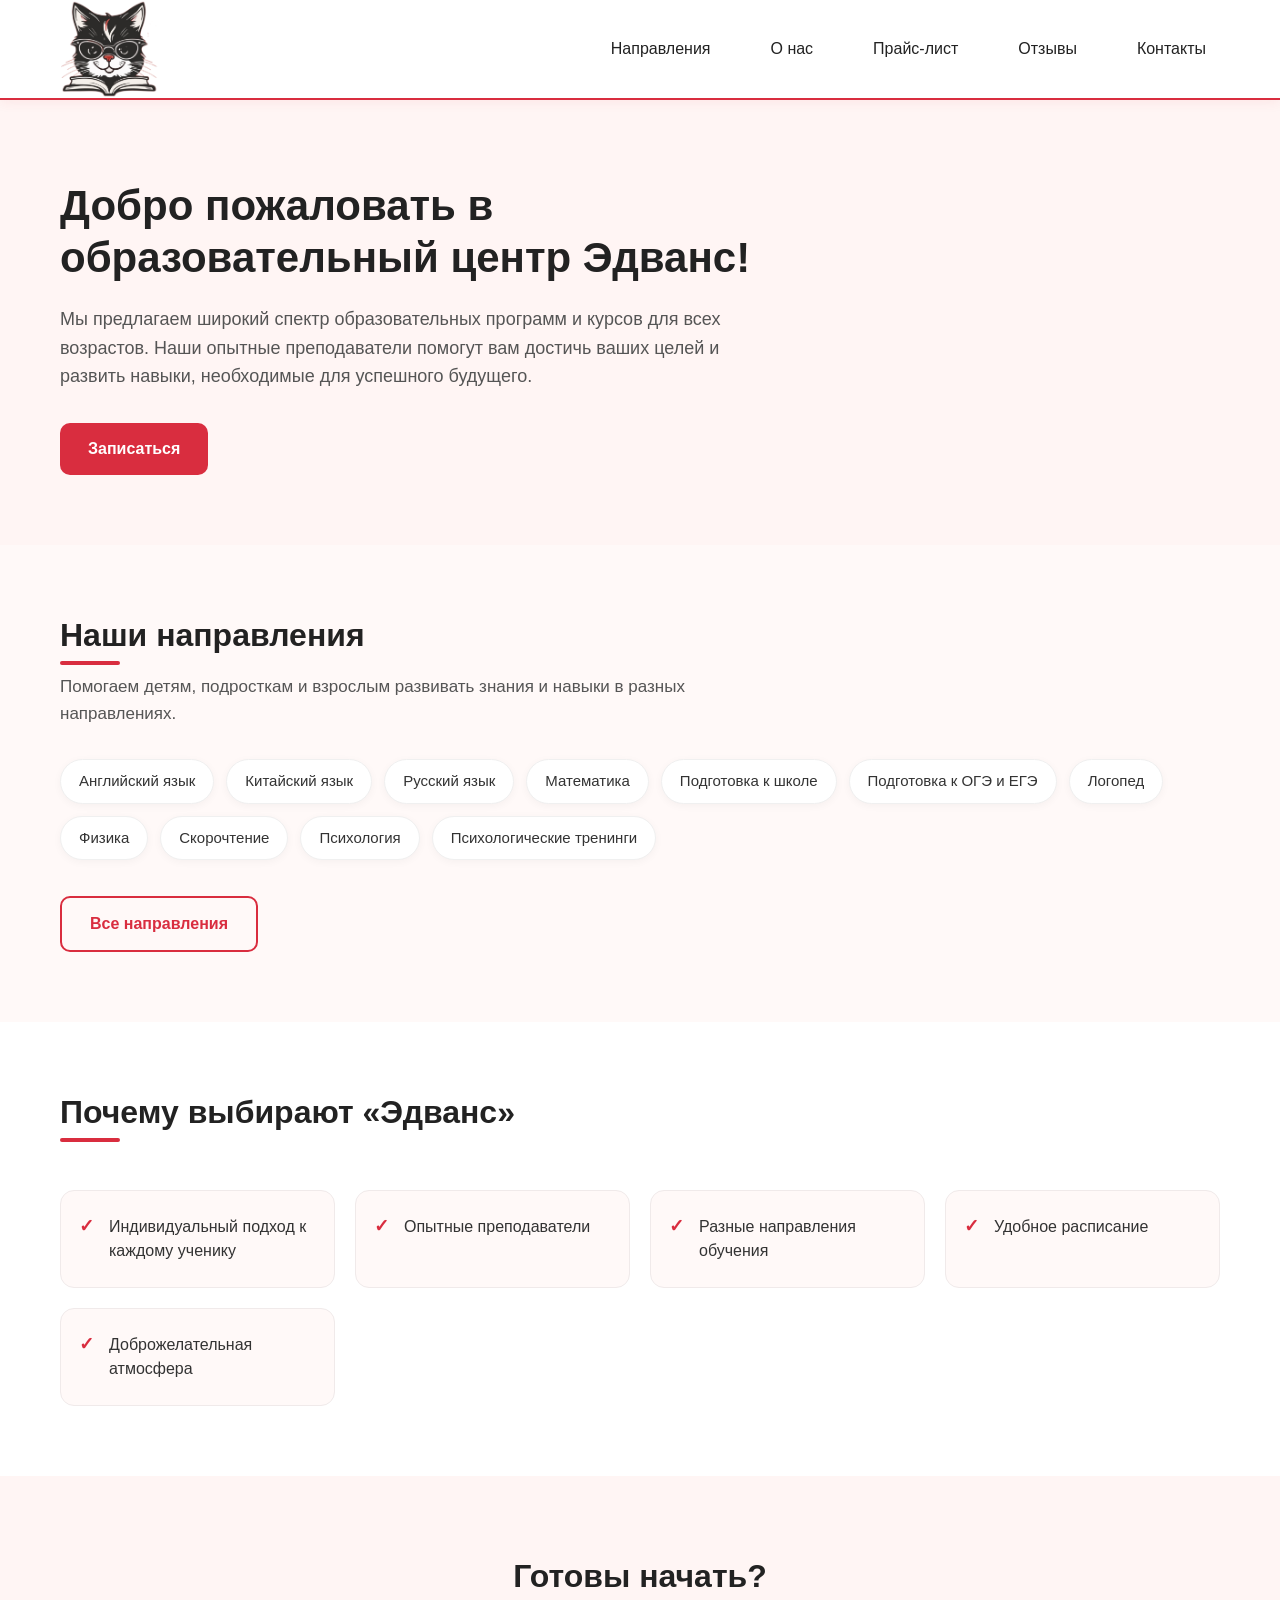
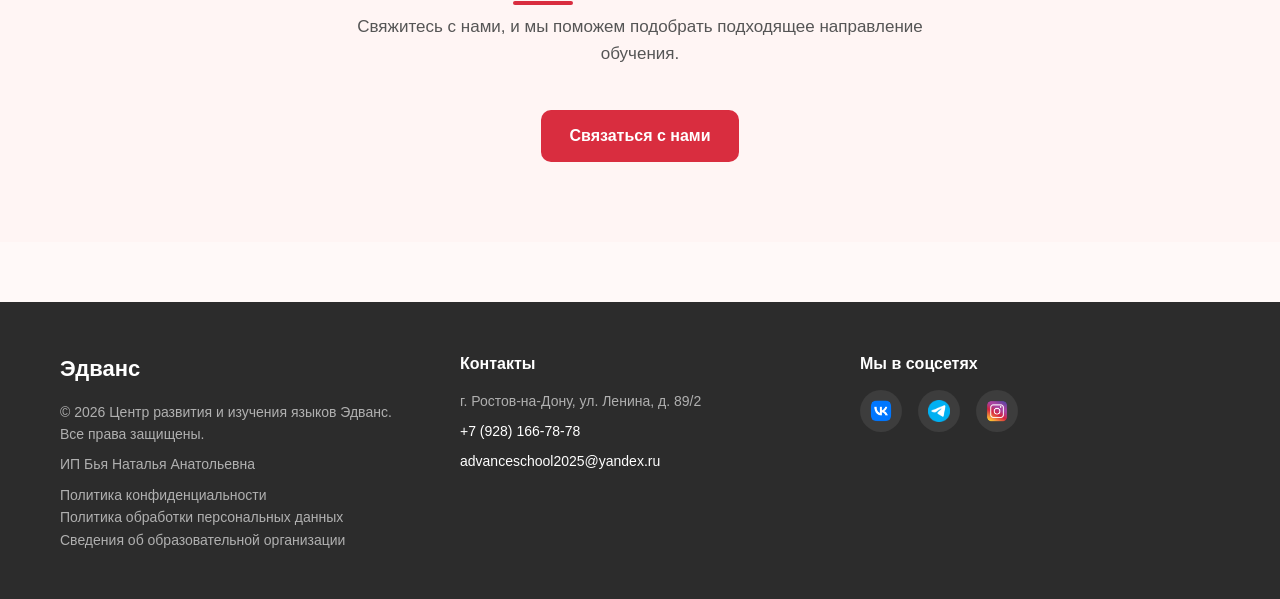
<file: index.html>
<!DOCTYPE html>
<html lang="ru">
    <head> 
        
        <!-- 1. Кодировка и адаптивность (база) -->
        <meta charset="UTF-8">
        <meta name="viewport" content="width=device-width, initial-scale=1.0">

        <title> Главная страница </title> 

        <!-- Вот эта строка добавляет иконку -->
        <link rel="icon" href="favicon.ico" type="image/png">

        <link rel="stylesheet" href="css/style.css">
    </head>

    <body> 
        <!-- здесь шапка -->
        <header class="header">
            <div class="container">
                <div class="header__inner">
                    
                    <div class="header__logo"> 
                        <a href="index.html"> 
                            <img src="images/logo.png" alt="Логотип образовательного центра Эдванс" width="100" height="100"> 
                        </a> 
                    </div>
                    
                    <!-- Кнопка бургера -->
                    <button class="burger" aria-label="Открыть меню">
                        <span></span>
                        <span></span>
                        <span></span>
                    </button>             


                    <nav class="nav">
                        <a class="nav__link" href="directions.html"> Направления </a>
                        <a class="nav__link" href="about.html"> О нас </a>
                        <a class="nav__link" href="price.html"> Прайс-лист </a>
                        <a class="nav__link" href="reviews.html"> Отзывы </a>
                        <a class="nav__link" href="contacts.html"> Контакты </a>
                    </nav>
            
                </div>
            </div>
        </header>    

 <main>
    <!-- Главный баннер -->
    <section class="hero">
        <div class="container">
            <div class="hero__inner">
                <h1 class="hero__title">Добро пожаловать в образовательный центр Эдванс!</h1>
                <p class="hero__text">Мы предлагаем широкий спектр образовательных программ и курсов для всех возрастов. Наши опытные преподаватели помогут вам достичь ваших целей и развить навыки, необходимые для успешного будущего.</p>
                <a href="contacts.html" class="btn">Записаться</a>
            </div>
        </div>
    </section>

    <!-- Направления (кратко) -->
    <section class="directions-preview">
        <div class="container">
            <h2 class="section-title">Наши направления</h2>
            <p class="section-text">Помогаем детям, подросткам и взрослым развивать знания и навыки в разных направлениях.</p>

            <ul class="directions-list">
                <li>Английский язык</li>
                <li>Китайский язык</li>
                <li>Русский язык</li>
                <li>Математика</li>
                <li>Подготовка к школе</li>
                <li>Подготовка к ОГЭ и ЕГЭ</li>
                <li>Логопед</li>
                <li>Физика</li>
                <li>Скорочтение</li>
                <li>Психология</li>
                <li>Психологические тренинги</li>
            </ul>

            <a href="directions.html" class="btn btn--outline">Все направления</a>
        </div>
    </section>

    <!-- Почему выбирают Эдванс -->
    <section class="advantages">
        <div class="container">
            <h2 class="section-title">Почему выбирают «Эдванс»</h2>

            <ul class="advantages-list">
                <li>Индивидуальный подход к каждому ученику</li>
                <li>Опытные преподаватели</li>
                <li>Разные направления обучения</li>
                <li>Удобное расписание</li>
                <li>Доброжелательная атмосфера</li>
            </ul>
        </div>
    </section>

    <!-- Призыв к действию -->
    <section class="cta">
        <div class="container">
            <h2 class="section-title">Готовы начать?</h2>
            <p class="section-text">Свяжитесь с нами, и мы поможем подобрать подходящее направление обучения.</p>
            <a href="contacts.html" class="btn">Связаться с нами</a>
        </div>
    </section>
</main>

<footer class="footer">
    <div class="container">
        <div class="footer__inner">

            <!-- Левая часть — название и копирайт -->
            <div class="footer__col">
                <p class="footer__brand">Эдванс</p>
                <p class="footer__text">
                    © 2026 Центр развития и изучения языков Эдванс.<br>
                    Все права защищены.
                </p>
                <p class="footer__text">ИП Бья Наталья Анатольевна</p>
                <p class="footer__text footer__legal">
                    <a href="privacy-policy.html">Политика конфиденциальности</a><br>
                    <a href="personal-data-policy.html">Политика обработки персональных данных</a><br>
                    <a href="sveden.html">Сведения об образовательной организации</a><br>
                </p>
            </div>

            <!-- Правая часть — контакты -->
            <div class="footer__col">
                <p class="footer__title">Контакты</p>
                <p class="footer__text">
                    г. Ростов-на-Дону, ул. Ленина, д. 89/2
                </p>
                <p class="footer__text">
                    <a href="tel:+79281667878">+7 (928) 166-78-78</a>
                </p>
                <p class="footer__text">
                    <a href="mailto:advanceschool2025@yandex.ru">advanceschool2025@yandex.ru</a>
                </p>
            </div>

                        <!-- 3. Правая колонка — соцсети (вот сюда) -->
            <div class="footer__col">
                <p class="footer__title">Мы в соцсетях</p>
                <div class="footer__social">
                    <!-- сюда вставляй иконки -->
                     <a href="https://vk.ru/advancee2025" target="_blank" aria-label="ВКонтакте">
                        <img src="images/vk-logo.png" alt="ВКонтакте" width="28" height="28">
                    </a>
                    <a href="https://t.me/adnance777" target="_blank" aria-label="Telegram">
                        <img src="images/tg-logo.png" alt="Telegram" width="28" height="28">
                    </a>

                    <!-- Instagram -->
                    <a href="https://www.instagram.com/advanceschool2025?stkn=MWlmZ3lja2treHBrNw%3D%3D&utm_source=qr" target="_blank" aria-label="Instagram">
                        <img src="images/inst-logo.png" alt="Instagram" width="28" height="28">
                    </a>

                </div>
            </div>
            
        </div>
    </div>
</footer>

     <script src="script.js"></script>    
    </body>
</html>
</file>
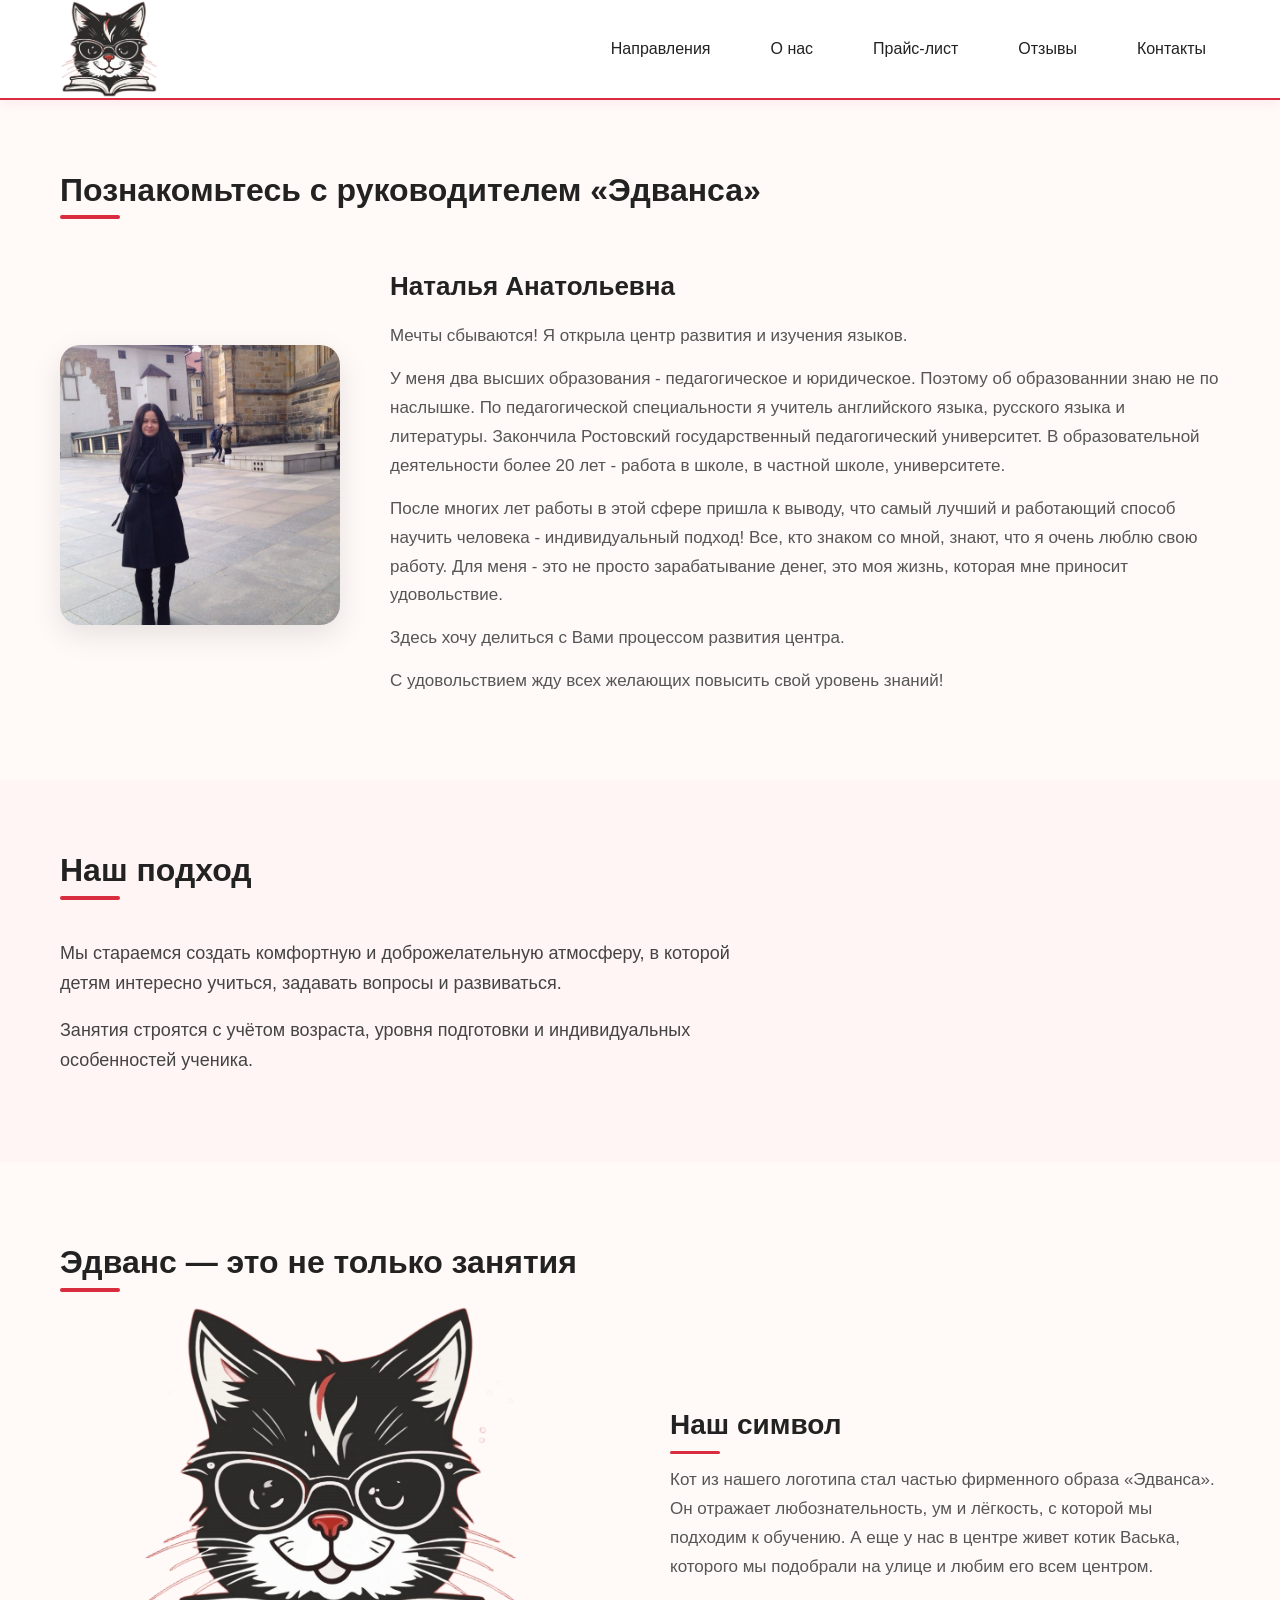
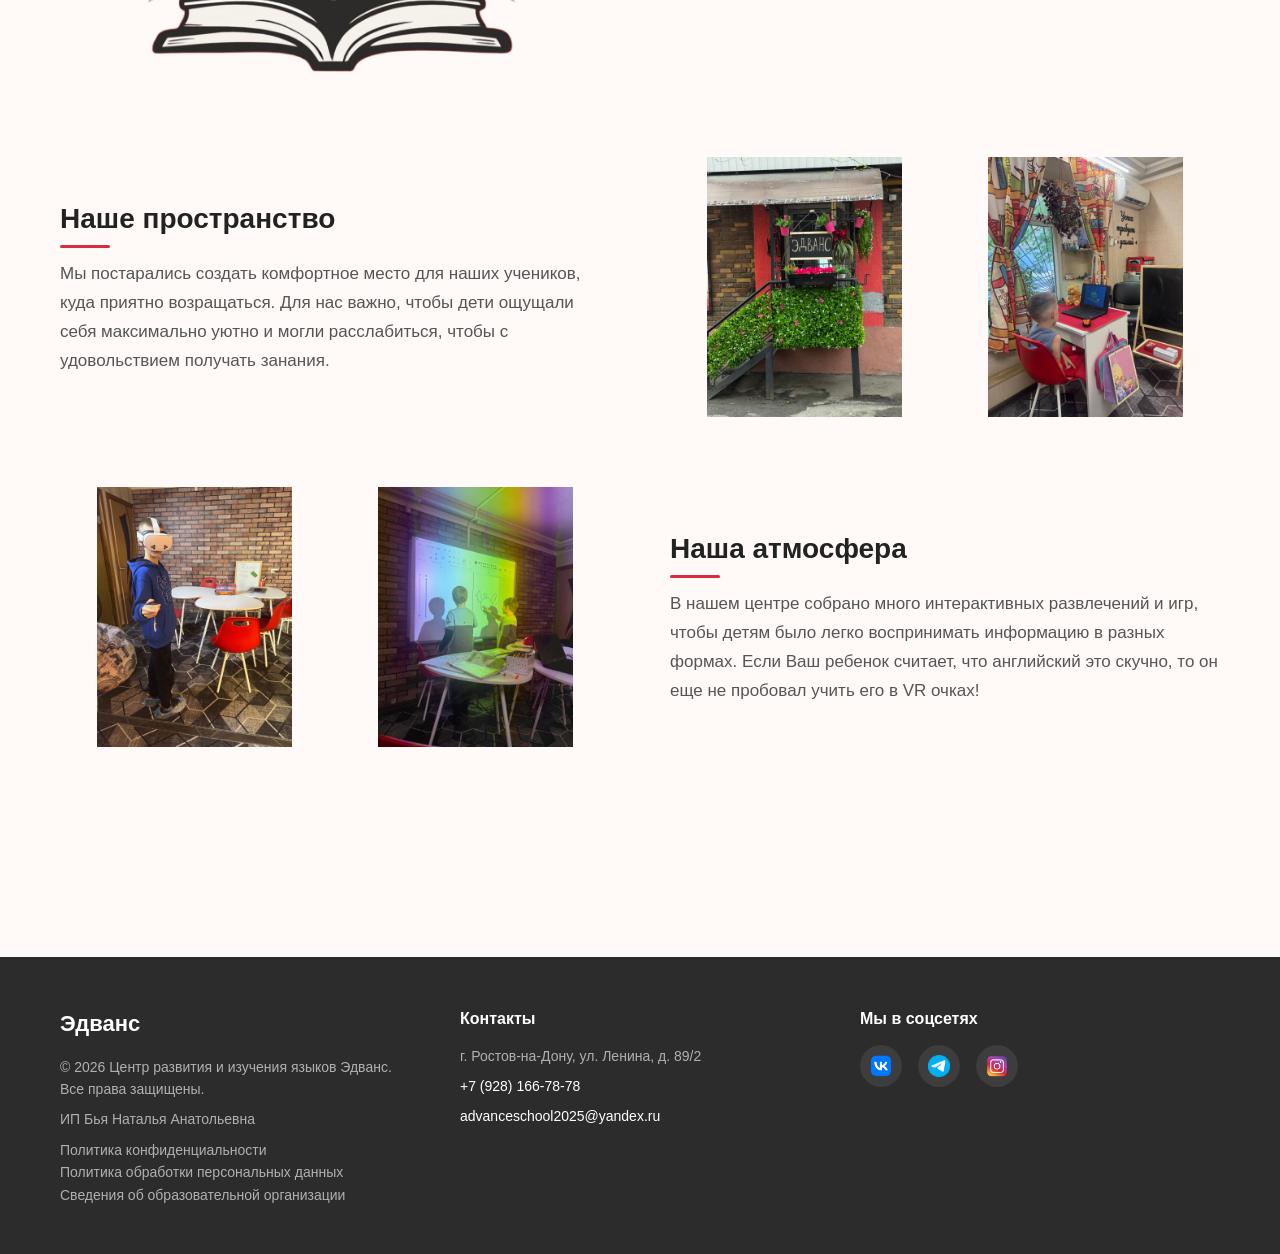
<file: about.html>
<!DOCTYPE html>
<html lang="ru">

<head>

    <!-- 1. Кодировка и адаптивность (база) -->
    <meta charset="UTF-8">
    <meta name="viewport" content="width=device-width, initial-scale=1.0">

    <title> О нас </title> 

    <!-- Вот эта строка добавляет иконку -->
    <link rel="icon" href="favicon.ico" type="image/png">

    <link rel="stylesheet" href="css/style.css">

</head>

<body>
    
    <!-- здесь шапка -->
    <header class="header">
        <div class="container">
            <div class="header__inner">
                    
                <div class="header__logo"> 
                    <a href="index.html"> 
                        <img src="images/logo.png" alt="Логотип образовательного центра Эдванс" width="100" height="100"> 
                    </a> 
                </div>
                    
                <!-- Кнопка бургера -->
                <button class="burger" aria-label="Открыть меню">
                    <span></span>
                    <span></span>
                    <span></span>
                </button>             

                <nav class="nav">
                    <a class="nav__link" href="directions.html"> Направления </a>
                    <a class="nav__link" href="about.html"> О нас </a>
                    <a class="nav__link" href="price.html"> Прайс-лист </a>
                    <a class="nav__link" href="reviews.html"> Отзывы </a>
                    <a class="nav__link" href="contacts.html"> Контакты </a>
                </nav>
                
            </div>
        </div>
    </header>          

<main>

    <!-- Руководитель -->
    <section class="about-director">
        <div class="container">
            <h2 class="section-title">Познакомьтесь с руководителем «Эдванса»</h2>

            <div class="director">
                <div class="director__photo">
                    <img src="images/мама.jpg" alt="Руководитель образовательного центра Эдванс">
                </div>

                <div class="director__content">
                    <h3>Наталья Анатольевна</h3>
    
                    <p>Мечты сбываются! Я открыла центр развития и изучения языков. </p>
                    <p>У меня два высших образования - педагогическое и юридическое. Поэтому об образованнии знаю не по наслышке. По педагогической специальности я учитель английского языка, русского языка и литературы. Закончила Ростовский государственный педагогический университет. В образовательной деятельности более 20 лет - работа в школе, в частной школе, университете. </p>
                    <p>После многих лет работы в этой сфере пришла к выводу, что самый лучший и работающий способ научить человека - индивидуальный подход! Все, кто знаком со мной, знают, что я очень люблю свою работу. Для меня - это не просто зарабатывание денег, это моя жизнь, которая мне приносит удовольствие.</p>
                    <p> Здесь хочу делиться с Вами процессом развития центра. </p>
                    <p> С удовольствием жду всех желающих повысить свой уровень знаний! </p>
                </div>
            </div>
        </div>
    </section>

    <!-- Наш подход -->
    <section class="about-approach">
        <div class="container">
            <h2 class="section-title">Наш подход</h2>

            <div class="approach-text">
                <p>Мы стараемся создать комфортную и доброжелательную атмосферу, в которой детям интересно учиться, задавать вопросы и развиваться.</p>
                <p>Занятия строятся с учётом возраста, уровня подготовки и индивидуальных особенностей ученика.</p>
            </div>
        </div>
    </section>

   <!-- Эдванс — это не только занятия -->
    <section class="about-more">
        <div class="container">
            <h2 class="section-title">Эдванс — это не только занятия</h2>

        <!-- 1. Наш символ (1 фото) -->
        <div class="story-block">
            <div class="story-block__image">
                <img src="images/logo.png" alt="Фирменный символ Эдванса">
            </div>
            <div class="story-block__text">
                <h3>Наш символ</h3>
                <p>Кот из нашего логотипа стал частью фирменного образа «Эдванса». Он отражает любознательность, ум и лёгкость, с которой мы подходим к обучению. А еще у нас в центре живет котик Васька, которого мы подобрали на улице и любим его всем центром. </p>
            </div>
        </div>

        <!-- 2. Наша атмосфера -->
        <div class="story-block story-block--reverse">
            <div class="story-block__image story-block__image--double">
                <img src="images/атм1.jpg" alt="Пространство центра Эдванс">
                <img src="images/атм2.jpg" alt="Пространство центра Эдванс">
            </div>
            <div class="story-block__text">
                <h3>Наше пространство</h3>
                <p>Мы постарались создать комфортное место для наших учеников, куда приятно возращаться. Для нас важно, чтобы дети ощущали себя максимально уютно и могли расслабиться, чтобы с удовольствием получать занания. </p>
            </div>
        </div>

        <!-- 3. Наше пространство -->
        <div class="story-block">
            <div class="story-block__image story-block__image--double">
                <img src="images/крт1.jpg" alt="Атмосфера центра Эдванс">
                <img src="images/крт2.jpg" alt="Атмосфера центра Эдванс">
            </div>
            <div class="story-block__text">
                <h3>Наша атмосфера</h3>
                <p>В нашем центре собрано много интерактивных развлечений и игр, чтобы детям было легко воспринимать информацию в разных формах. Если Ваш ребенок считает, что английский это скучно, то он еще не пробовал учить его в VR очках! 

                </p>
            </div>
        </div>

        </div>
    </section>




</main>




<footer class="footer">
    <div class="container">
        <div class="footer__inner">

            <!-- Левая часть — название и копирайт -->
            <div class="footer__col">
                <p class="footer__brand">Эдванс</p>
                <p class="footer__text">
                    © 2026 Центр развития и изучения языков Эдванс.<br>
                    Все права защищены.
                </p>
                <p class="footer__text">ИП Бья Наталья Анатольевна</p>
                <p class="footer__text footer__legal">
                    <a href="privacy-policy.html">Политика конфиденциальности</a><br>
                    <a href="personal-data-policy.html">Политика обработки персональных данных</a><br>
                    <a href="sveden.html">Сведения об образовательной организации</a><br>
                </p>
            </div>

            <!-- Средняя часть — контакты -->
            <div class="footer__col">
                <p class="footer__title">Контакты</p>
                <p class="footer__text">
                    г. Ростов-на-Дону, ул. Ленина, д. 89/2
                </p>
                <p class="footer__text">
                    <a href="tel:+79281667878">+7 (928) 166-78-78</a>
                </p>
                <p class="footer__text">
                    <a href="mailto:advanceschool2025@yandex.ru">advanceschool2025@yandex.ru</a>
                </p>
            </div>

            <!-- 3. Правая колонка — соцсети (вот сюда) -->
            <div class="footer__col">
                <p class="footer__title">Мы в соцсетях</p>
                <div class="footer__social">
                    <!-- сюда вставляй иконки -->
                     <a href="https://vk.ru/advancee2025" target="_blank" aria-label="ВКонтакте">
                        <img src="images/vk-logo.png" alt="ВКонтакте" width="28" height="28">
                    </a>
                    <a href="https://t.me/adnance777" target="_blank" aria-label="Telegram">
                        <img src="images/tg-logo.png" alt="Telegram" width="28" height="28">
                    </a>

                    <!-- Instagram -->
                    <a href="https://www.instagram.com/advanceschool2025?stkn=MWlmZ3lja2treHBrNw%3D%3D&utm_source=qr" target="_blank" aria-label="Instagram">
                        <img src="images/inst-logo.png" alt="Instagram" width="28" height="28">
                    </a>

                </div>
            </div>

        </div>
    </div>
</footer>

<script src="script.js"></script>
</body>

</html>
</file>
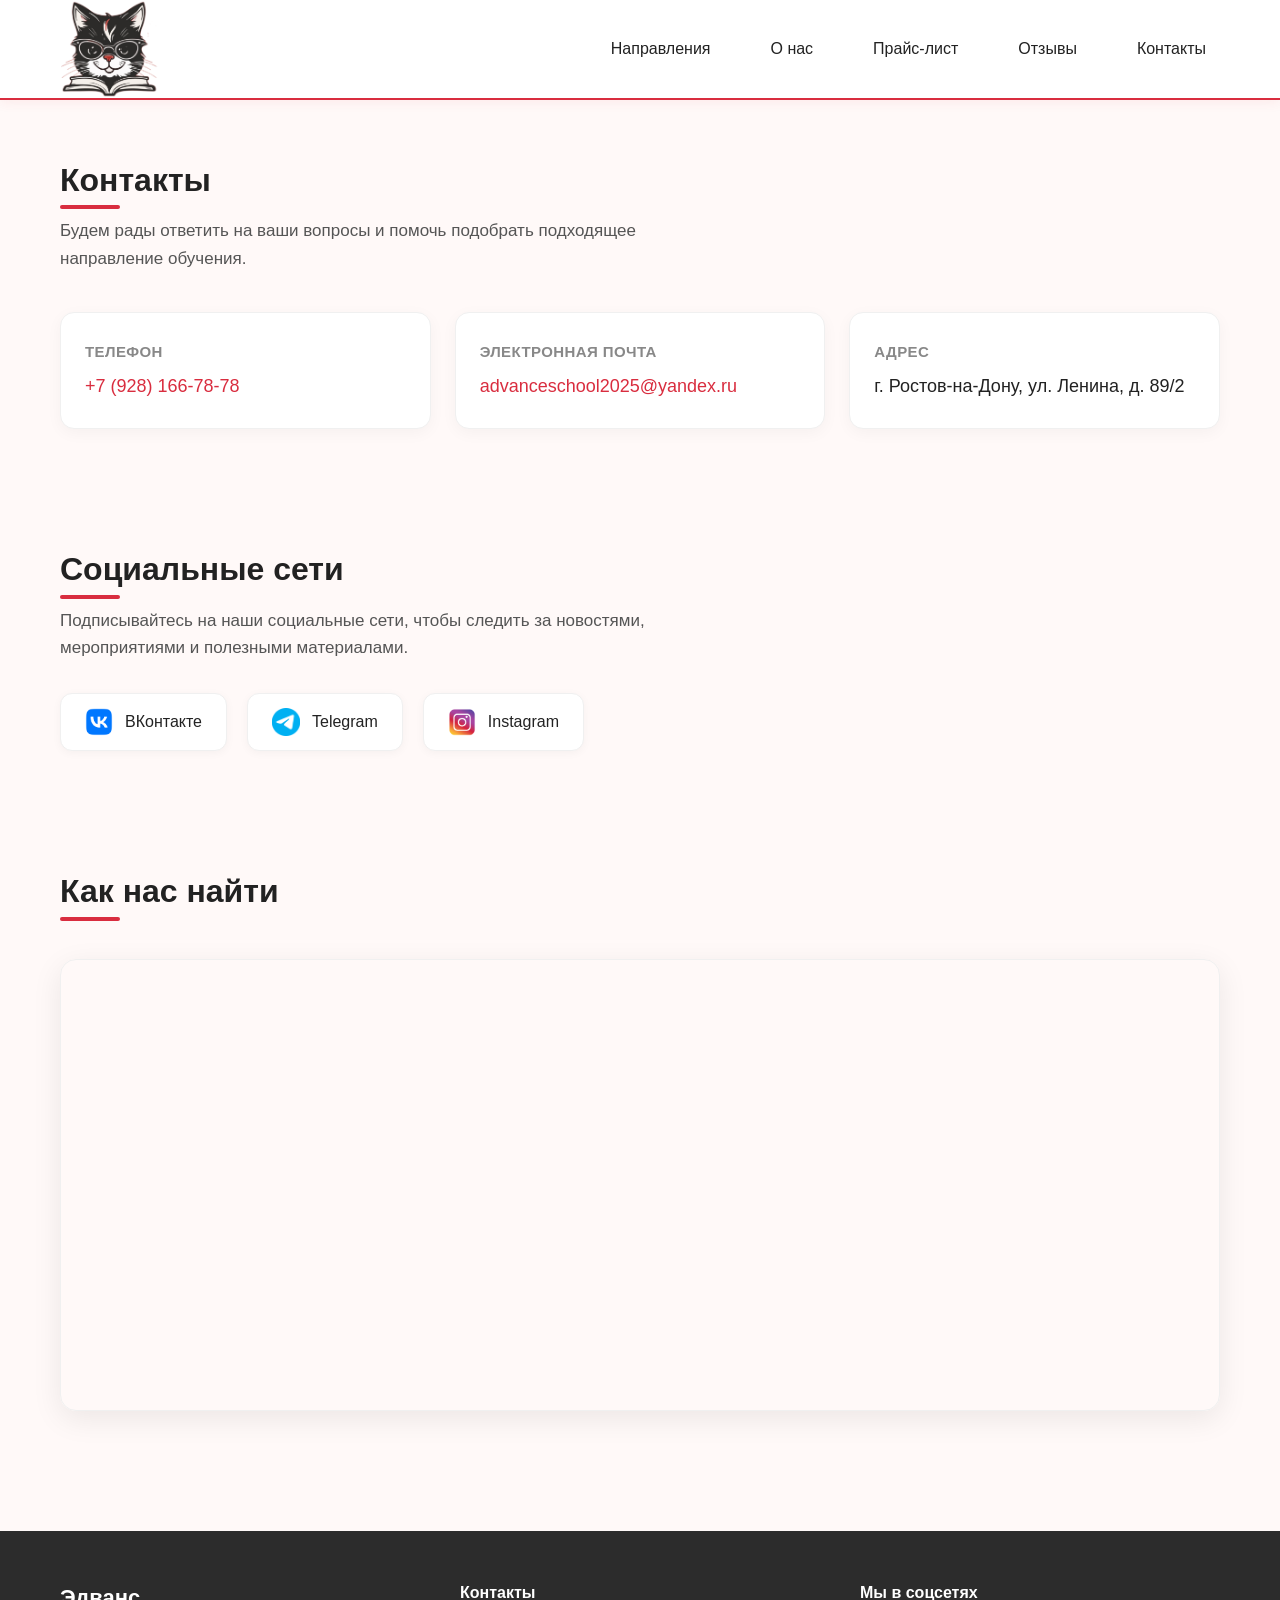
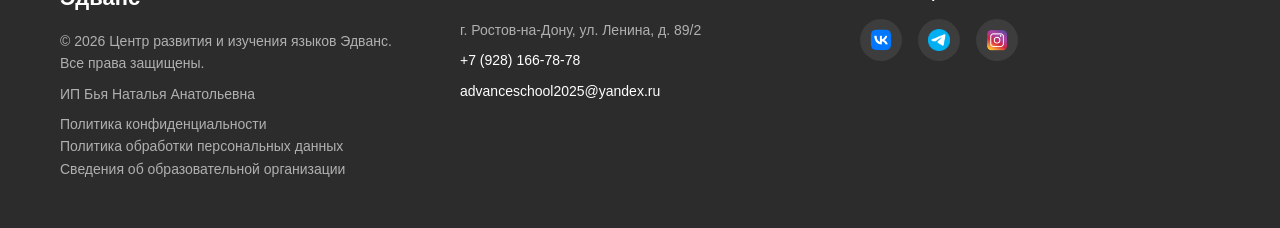
<file: contacts.html>
<!DOCTYPE html>
<html lang="ru">

<head>
    <!-- 1. Кодировка и адаптивность (база) -->
    <meta charset="UTF-8">
    <meta name="viewport" content="width=device-width, initial-scale=1.0">

    <title> Контакты </title> 

    <!-- Вот эта строка добавляет иконку -->
    <link rel="icon" href="favicon.ico" type="image/png">

    <link rel="stylesheet" href="css/style.css">
</head>

<body>
    <!-- здесь шапка -->
    <header class="header">
        <div class="container">
            <div class="header__inner">
                    
                <div class="header__logo"> 
                    <a href="index.html"> 
                        <img src="images/logo.png" alt="Логотип образовательного центра Эдванс" width="100" height="100"> 
                    </a> 
                </div>
                   
                <!-- Кнопка бургера -->
                <button class="burger" aria-label="Открыть меню">
                    <span></span>
                    <span></span>
                    <span></span>
                </button>             

                <nav class="nav">
                    <a class="nav__link" href="directions.html"> Направления </a>
                    <a class="nav__link" href="about.html"> О нас </a>
                    <a class="nav__link" href="price.html"> Прайс-лист </a>
                    <a class="nav__link" href="reviews.html"> Отзывы </a>
                    <a class="nav__link" href="contacts.html"> Контакты </a>
                </nav>
                
            </div>
        </div>
    </header>   

<main>
    <!-- Контактная информация -->
    <section class="contacts-info">
        <div class="container">
            <h1 class="section-title">Контакты</h1>
            <p class="section-text">Будем рады ответить на ваши вопросы и помочь подобрать подходящее направление обучения.</p>

            <div class="contacts-grid">
                <div class="contact-card">
                    <h3>Телефон</h3>
                    <p><a href="tel:+79281667878">+7 (928) 166-78-78</a></p>
                </div>

                <div class="contact-card">
                    <h3>Электронная почта</h3>
                    <p><a href="mailto:advanceschool2025@yandex.ru">advanceschool2025@yandex.ru</a></p>
                </div>

                <div class="contact-card">
                    <h3>Адрес</h3>
                    <p>г. Ростов-на-Дону, ул. Ленина, д. 89/2</p>
                </div>
            </div>
        </div>
    </section>

    <!-- Социальные сети -->
    <section class="contacts-social">
        <div class="container">
            <h2 class="section-title">Социальные сети</h2>
            <p class="section-text">Подписывайтесь на наши социальные сети, чтобы следить за новостями, мероприятиями и полезными материалами.</p>

            <div class="social-links">
                <a href="https://vk.ru/advancee2025" target="_blank" class="social-btn">
                    <img src="images/vk-logo.png" alt="ВКонтакте">
                    <span>ВКонтакте</span>
                </a>

                <a href="https://t.me/adnance777" target="_blank" class="social-btn">
                    <img src="images/tg-logo.png" alt="Telegram">
                    <span>Telegram</span>
                </a>

                <!-- Instagram -->
                <a href="https://www.instagram.com/advanceschool2025?stkn=MWlmZ3lja2treHBrNw%3D%3D&utm_source=qr" target="_blank" class="social-btn">
                    <img src="images/inst-logo.png" alt="Instagram">
                    <span>Instagram</span>
                </a>
            </div>
        </div>
    </section>

    <!-- Как нас найти -->
    <section class="contacts-map">
        <div class="container">
            <h2 class="section-title">Как нас найти</h2>

            <div class="map-wrapper">
                <iframe 
                    src="https://yandex.ru/map-widget/v1/?ll=39.703681%2C47.249076&mode=poi&poi%5Bpoint%5D=39.703135%2C47.249289&poi%5Buri%5D=ymapsbm1%3A%2F%2Forg%3Foid%3D238635264265&z=18" 
                    width="100%" 
                    height="450" 
                    frameborder="0" 
                    allowfullscreen="true">
                </iframe>
            </div>
        </div>
    </section>
</main>          

<footer class="footer">
    <div class="container">
        <div class="footer__inner">

            <!-- Левая часть — название и копирайт -->
            <div class="footer__col">
                <p class="footer__brand">Эдванс</p>
                <p class="footer__text">
                    © 2026 Центр развития и изучения языков Эдванс.<br>
                    Все права защищены.
                </p>
                <p class="footer__text">ИП Бья Наталья Анатольевна</p>
                <p class="footer__text footer__legal">
                    <a href="privacy-policy.html">Политика конфиденциальности</a><br>
                    <a href="personal-data-policy.html">Политика обработки персональных данных</a><br>
                    <a href="sveden.html">Сведения об образовательной организации</a><br>
                    
                </p>
            </div>

            <!-- Правая часть — контакты -->
            <div class="footer__col">
                <p class="footer__title">Контакты</p>
                <p class="footer__text">
                    г. Ростов-на-Дону, ул. Ленина, д. 89/2
                </p>
                <p class="footer__text">
                    <a href="tel:+79281667878">+7 (928) 166-78-78</a>
                </p>
                <p class="footer__text">
                    <a href="mailto:advanceschool2025@yandex.ru">advanceschool2025@yandex.ru</a>
                </p>
            </div>

                        <!-- 3. Правая колонка — соцсети (вот сюда) -->
            <div class="footer__col">
                <p class="footer__title">Мы в соцсетях</p>
                <div class="footer__social">
                    <!-- сюда вставляй иконки -->
                     <a href="https://vk.ru/advancee2025" target="_blank" aria-label="ВКонтакте">
                        <img src="images/vk-logo.png" alt="ВКонтакте" width="28" height="28">
                    </a>
                    <a href="https://t.me/adnance777" target="_blank" aria-label="Telegram">
                        <img src="images/tg-logo.png" alt="Telegram" width="28" height="28">
                    </a>
                    
                    <!-- Instagram -->
                    <a href="https://www.instagram.com/advanceschool2025?stkn=MWlmZ3lja2treHBrNw%3D%3D&utm_source=qr" target="_blank" aria-label="Instagram">
                        <img src="images/inst-logo.png" alt="Instagram" width="28" height="28">
                    </a>

                </div>
            </div>

        </div>
    </div>
</footer>

    <script src="script.js"></script>
</body>



</html>
</file>
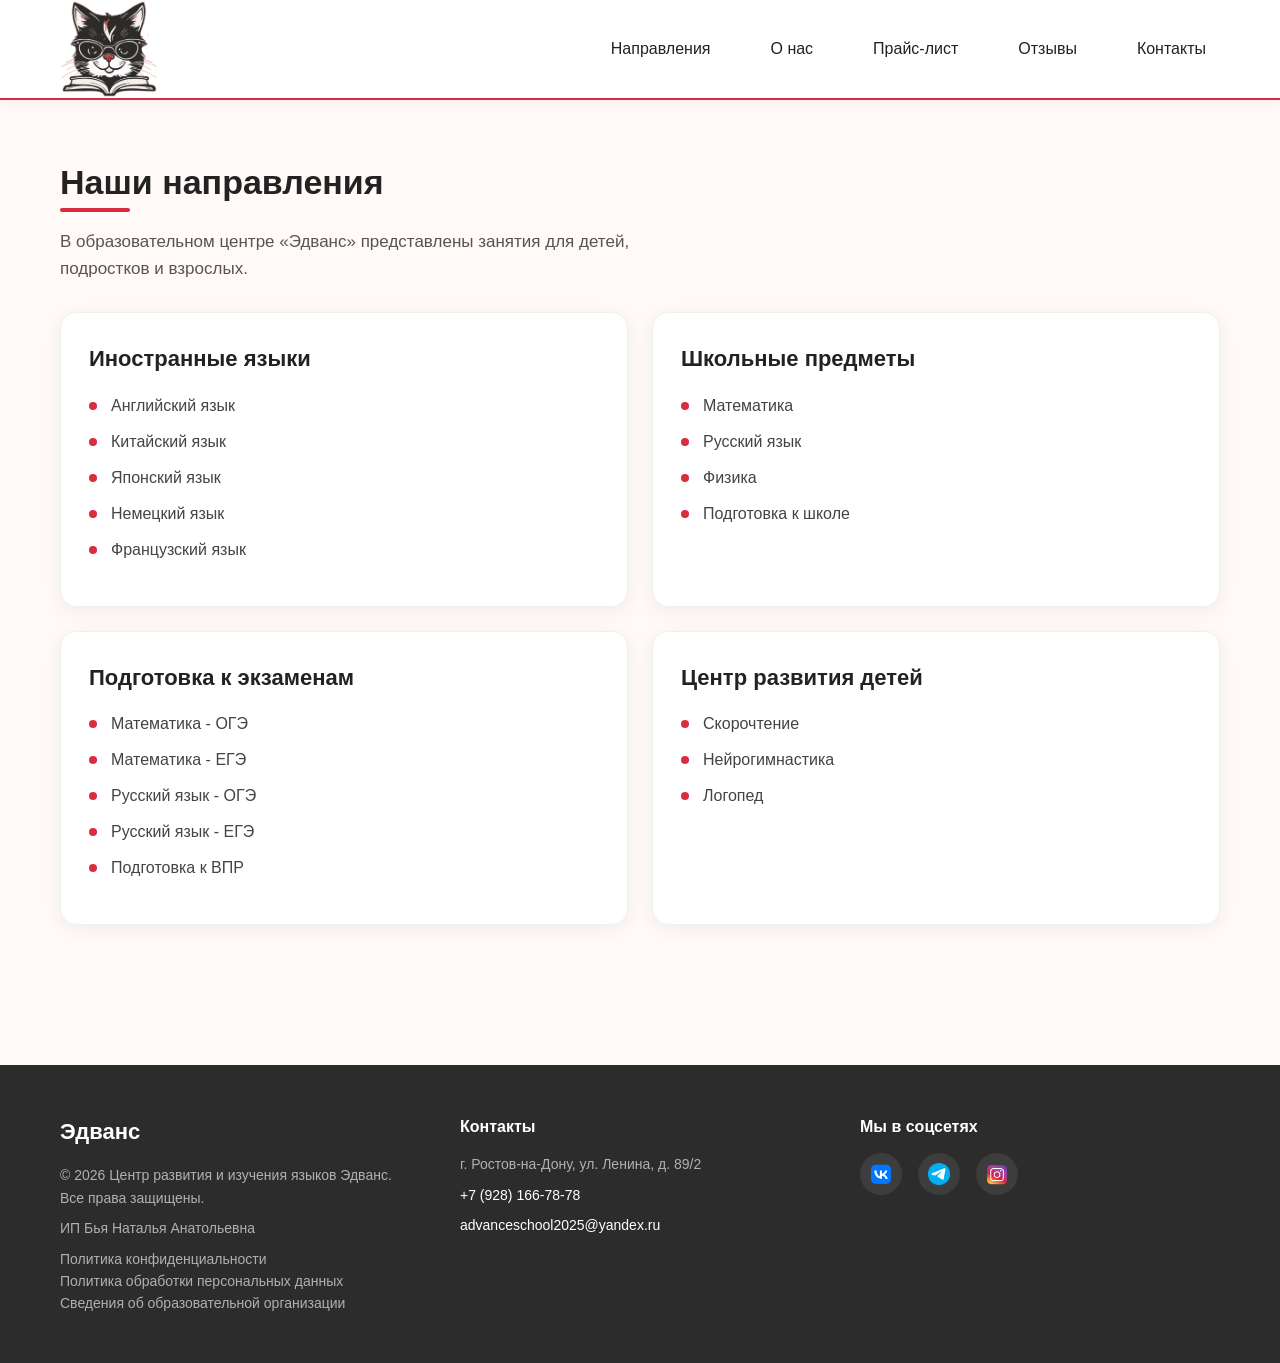
<file: directions.html>
<!DOCTYPE html>
<html lang="ru">

<head>

    <!-- 1. Кодировка и адаптивность (база) -->
    <meta charset="UTF-8">
    <meta name="viewport" content="width=device-width, initial-scale=1.0">

    <title> Направления </title> 

    <!-- Вот эта строка добавляет иконку -->
    <link rel="icon" href="favicon.ico" type="image/png">

    <link rel="stylesheet" href="css/style.css">

</head>

<body>
    <!-- здесь шапка -->
    <header class="header">
        <div class="container">
            <div class="header__inner">
                    
                <div class="header__logo"> 
                    <a href="index.html"> 
                        <img src="images/logo.png" alt="Логотип образовательного центра Эдванс" width="100" height="100"> 
                    </a> 
                </div>
                    
                <!-- Кнопка бургера -->
                <button class="burger" aria-label="Открыть меню">
                    <span></span>
                    <span></span>
                    <span></span>
                </button>             

                <nav class="nav">
                    <a class="nav__link" href="directions.html"> Направления </a>
                    <a class="nav__link" href="about.html"> О нас </a>
                    <a class="nav__link" href="price.html"> Прайс-лист </a>
                    <a class="nav__link" href="reviews.html"> Отзывы </a>
                    <a class="nav__link" href="contacts.html"> Контакты </a>
                </nav>
                
            </div>
        </div>
    </header>  

    <main>

        <!-- вводная информация -->
        <section class="directions-intro">
            <div class="container">

                <h1>Наши направления</h1>
                <p> В образовательном центре «Эдванс» представлены занятия
                для детей, подростков и взрослых.</p>
            
            </div>
        </section>

        <!-- Карточки направлений -->
        <section class="directions">
            <div class="container">
                <div class="directions__grid">

                    <!-- языки -->
                
                        <div class="direction-card direction-card--languages">
                            <h2>Иностранные языки</h2>

                            <ul>
                                <li>Английский язык</li>
                                <li>Китайский язык</li>
                                <li>Японский язык</li>
                                <li>Немецкий язык</li>
                                <li>Французский язык</li>
                            </ul>
                        </div>
                        

                    <!-- школьные предметы -->
                        <div class="direction-card direction-card--school">
                            <h2>Школьные предметы</h2>

                            <ul>
                                <li>Математика</li>
                                <li>Русский язык</li>
                                <li>Физика</li>
                                <li>Подготовка к школе</li>
                            </ul>
                        </div>

                    <!-- Подготовка к экзаменам -->
                        <div class="direction-card direction-card--development">
                            <h2>Подготовка к экзаменам</h2>

                            <ul>
                                <li>Математика - ОГЭ </li>
                                <li>Математика - ЕГЭ</li>
                                <li>Русский язык - ОГЭ</li>
                                <li>Русский язык - ЕГЭ</li>
                                <li>Подготовка к ВПР</li>
                            </ul>
                        </div>

                    <!-- Психология и тренинги -->
                        <div class="direction-card direction-card--psychology">
                            <h2>Центр развития детей</h2>
                            
                            <ul>
                                <li>Скорочтение</li>
                                <li>Нейрогимнастика</li>
                                <li>Логопед</li>
                            </ul>
                        </div>


                </div>
            </div>
        </section>   

    </main>

<footer class="footer">
    <div class="container">
        <div class="footer__inner">

            <!-- Левая часть — название и копирайт -->
            <div class="footer__col">
                <p class="footer__brand">Эдванс</p>
                <p class="footer__text">
                    © 2026 Центр развития и изучения языков Эдванс.<br>
                    Все права защищены.
                </p>
                <p class="footer__text">ИП Бья Наталья Анатольевна</p>
                <p class="footer__text footer__legal">
                    <a href="privacy-policy.html">Политика конфиденциальности</a><br>
                    <a href="personal-data-policy.html">Политика обработки персональных данных</a><br>
                    <a href="sveden.html">Сведения об образовательной организации</a><br>
                </p>
            </div>

            <!-- Правая часть — контакты -->
            <div class="footer__col">
                <p class="footer__title">Контакты</p>
                <p class="footer__text">
                    г. Ростов-на-Дону, ул. Ленина, д. 89/2
                </p>
                <p class="footer__text">
                    <a href="tel:+79281667878">+7 (928) 166-78-78</a>
                </p>
                <p class="footer__text">
                    <a href="mailto:advanceschool2025@yandex.ru">advanceschool2025@yandex.ru</a>
                </p>
            </div>

                        <!-- 3. Правая колонка — соцсети (вот сюда) -->
            <div class="footer__col">
                <p class="footer__title">Мы в соцсетях</p>
                <div class="footer__social">
                    <!-- сюда вставляй иконки -->
                     <a href="https://vk.ru/advancee2025" target="_blank" aria-label="ВКонтакте">
                        <img src="images/vk-logo.png" alt="ВКонтакте" width="28" height="28">
                    </a>
                    <a href="https://t.me/adnance777" target="_blank" aria-label="Telegram">
                        <img src="images/tg-logo.png" alt="Telegram" width="28" height="28">
                    </a>

                    <!-- Instagram -->
                    <a href="https://www.instagram.com/advanceschool2025?stkn=MWlmZ3lja2treHBrNw%3D%3D&utm_source=qr" target="_blank" aria-label="Instagram">
                        <img src="images/inst-logo.png" alt="Instagram" width="28" height="28">
                    </a>

                </div>
            </div>
            
        </div>
    </div>
</footer>     

    <script src="script.js"></script>
    </body>
</html>
</file>
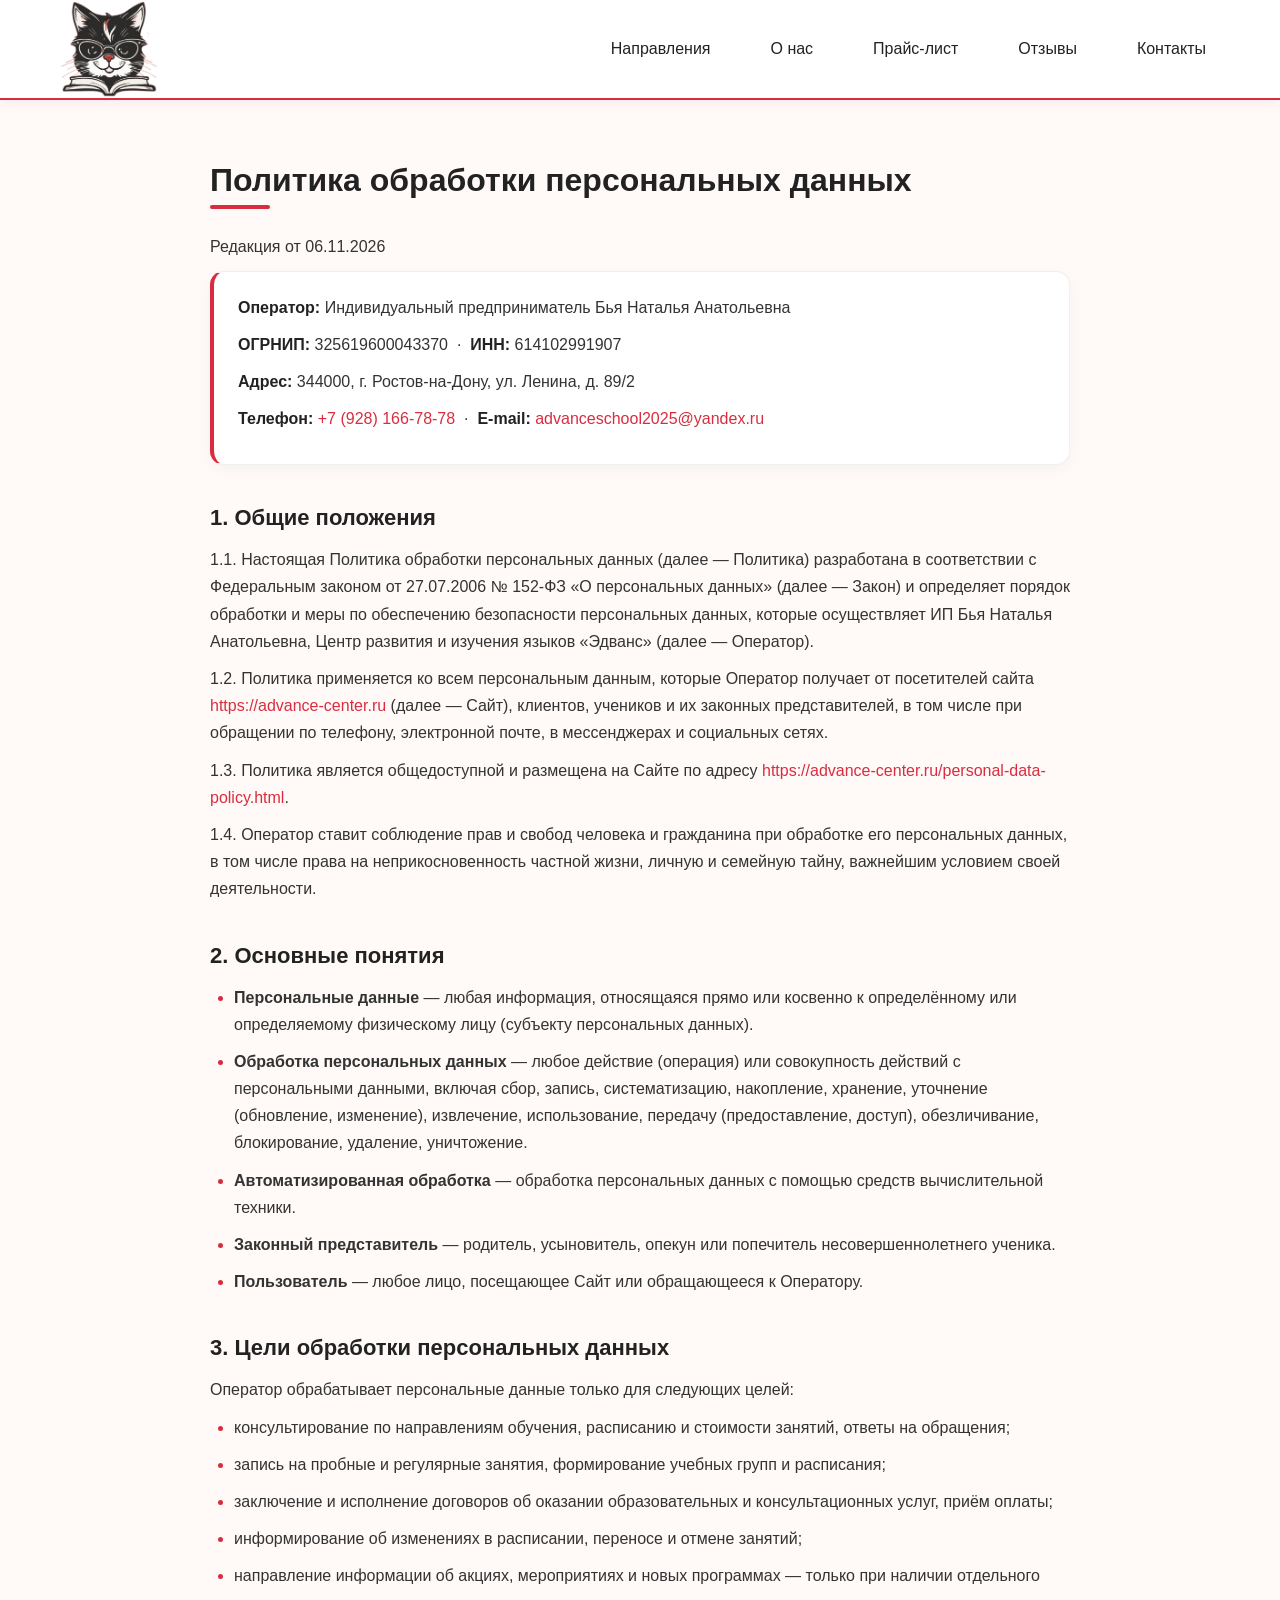
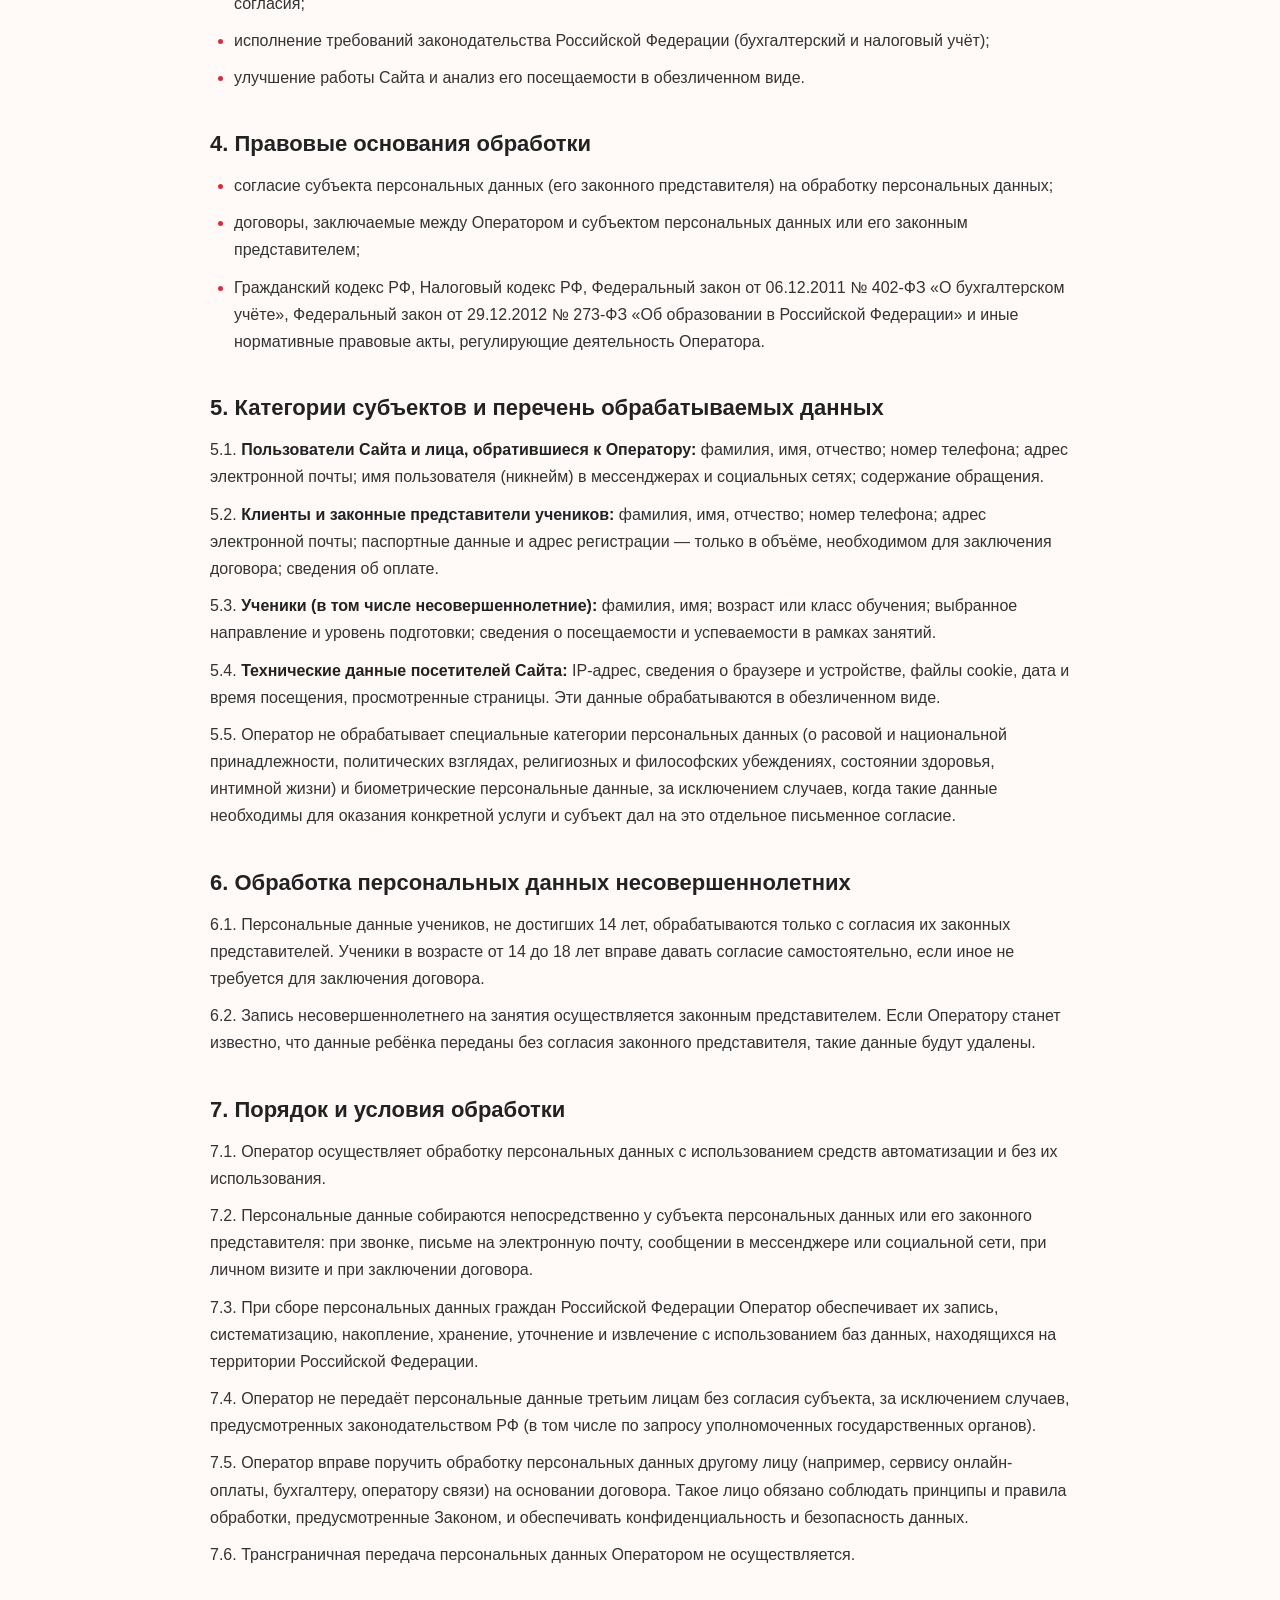
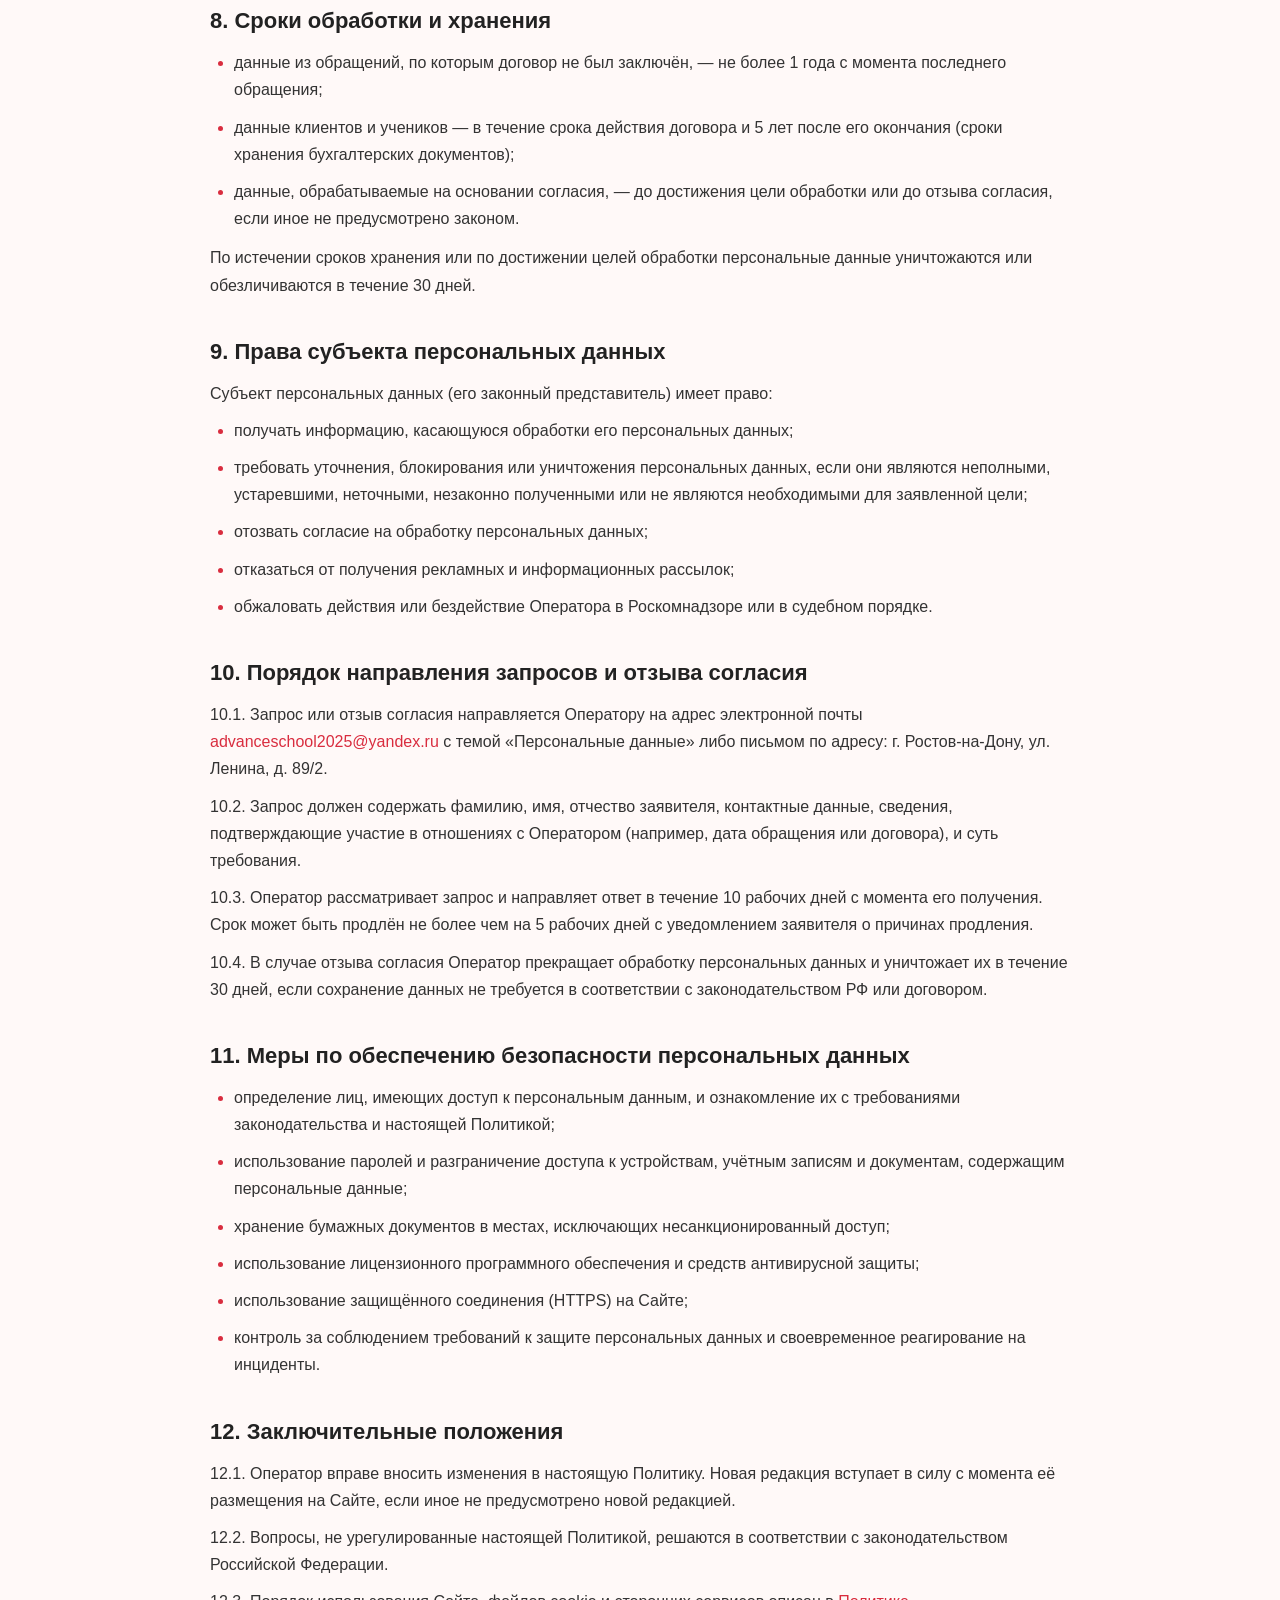
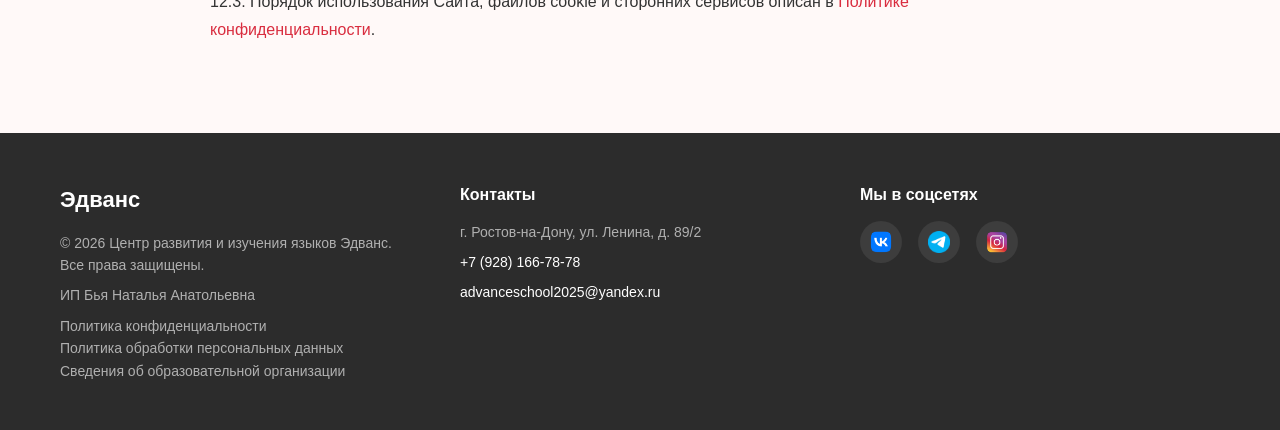
<file: personal-data-policy.html>
<!DOCTYPE html>
<html lang="ru">

<head>
    <!-- 1. Кодировка и адаптивность (база) -->
    <meta charset="UTF-8">
    <meta name="viewport" content="width=device-width, initial-scale=1.0">

    <title>Политика обработки персональных данных — Эдванс</title> 

    <!-- Вот эта строка добавляет иконку -->
    <link rel="icon" href="favicon.ico" type="image/png">

    <link rel="stylesheet" href="css/style.css">
</head>

<body>
    <!-- здесь шапка -->
    <header class="header">
        <div class="container">
            <div class="header__inner">
                    
                <div class="header__logo"> 
                    <a href="index.html"> 
                        <img src="images/logo.png" alt="Логотип образовательного центра Эдванс" width="100" height="100"> 
                    </a> 
                </div>
                   
                <!-- Кнопка бургера -->
                <button class="burger" aria-label="Открыть меню">
                    <span></span>
                    <span></span>
                    <span></span>
                </button>             

                <nav class="nav">
                    <a class="nav__link" href="directions.html"> Направления </a>
                    <a class="nav__link" href="about.html"> О нас </a>
                    <a class="nav__link" href="price.html"> Прайс-лист </a>
                    <a class="nav__link" href="reviews.html"> Отзывы </a>
                    <a class="nav__link" href="contacts.html"> Контакты </a>
                </nav>
                
            </div>
        </div>
    </header>   

<main>
    <section class="legal">
        <div class="container legal__inner">
  <h1 class="section-title">Политика обработки персональных данных</h1>
  <p class="legal__meta">Редакция от 06.11.2026</p>

  <div class="legal__card">
    <p><strong>Оператор:</strong> Индивидуальный предприниматель Бья Наталья Анатольевна</p>
    <p><strong>ОГРНИП:</strong> 325619600043370 &nbsp;·&nbsp; <strong>ИНН:</strong> 614102991907</p>
    <p><strong>Адрес:</strong> 344000, г. Ростов-на-Дону, ул. Ленина, д. 89/2</p>
    <p><strong>Телефон:</strong> <a href="tel:+79281667878">+7 (928) 166-78-78</a> &nbsp;·&nbsp; <strong>E-mail:</strong> <a href="mailto:advanceschool2025@yandex.ru">advanceschool2025@yandex.ru</a></p>
  </div>

  <h2>1. Общие положения</h2>
  <p>1.1. Настоящая Политика обработки персональных данных (далее — Политика) разработана в соответствии с Федеральным законом от 27.07.2006 № 152-ФЗ «О персональных данных» (далее — Закон) и определяет порядок обработки и меры по обеспечению безопасности персональных данных, которые осуществляет ИП Бья Наталья Анатольевна, Центр развития и изучения языков «Эдванс» (далее — Оператор).</p>
  <p>1.2. Политика применяется ко всем персональным данным, которые Оператор получает от посетителей сайта <a href="https://advance-center.ru">https://advance-center.ru</a> (далее — Сайт), клиентов, учеников и их законных представителей, в том числе при обращении по телефону, электронной почте, в мессенджерах и социальных сетях.</p>
  <p>1.3. Политика является общедоступной и размещена на Сайте по адресу <a href="https://advance-center.ru/personal-data-policy.html">https://advance-center.ru/personal-data-policy.html</a>.</p>
  <p>1.4. Оператор ставит соблюдение прав и свобод человека и гражданина при обработке его персональных данных, в том числе права на неприкосновенность частной жизни, личную и семейную тайну, важнейшим условием своей деятельности.</p>

  <h2>2. Основные понятия</h2>
  <ul>
    <li><strong>Персональные данные</strong> — любая информация, относящаяся прямо или косвенно к определённому или определяемому физическому лицу (субъекту персональных данных).</li>
    <li><strong>Обработка персональных данных</strong> — любое действие (операция) или совокупность действий с персональными данными, включая сбор, запись, систематизацию, накопление, хранение, уточнение (обновление, изменение), извлечение, использование, передачу (предоставление, доступ), обезличивание, блокирование, удаление, уничтожение.</li>
    <li><strong>Автоматизированная обработка</strong> — обработка персональных данных с помощью средств вычислительной техники.</li>
    <li><strong>Законный представитель</strong> — родитель, усыновитель, опекун или попечитель несовершеннолетнего ученика.</li>
    <li><strong>Пользователь</strong> — любое лицо, посещающее Сайт или обращающееся к Оператору.</li>
  </ul>

  <h2>3. Цели обработки персональных данных</h2>
  <p>Оператор обрабатывает персональные данные только для следующих целей:</p>
  <ul>
    <li>консультирование по направлениям обучения, расписанию и стоимости занятий, ответы на обращения;</li>
    <li>запись на пробные и регулярные занятия, формирование учебных групп и расписания;</li>
    <li>заключение и исполнение договоров об оказании образовательных и консультационных услуг, приём оплаты;</li>
    <li>информирование об изменениях в расписании, переносе и отмене занятий;</li>
    <li>направление информации об акциях, мероприятиях и новых программах — только при наличии отдельного согласия;</li>
    <li>исполнение требований законодательства Российской Федерации (бухгалтерский и налоговый учёт);</li>
    <li>улучшение работы Сайта и анализ его посещаемости в обезличенном виде.</li>
  </ul>

  <h2>4. Правовые основания обработки</h2>
  <ul>
    <li>согласие субъекта персональных данных (его законного представителя) на обработку персональных данных;</li>
    <li>договоры, заключаемые между Оператором и субъектом персональных данных или его законным представителем;</li>
    <li>Гражданский кодекс РФ, Налоговый кодекс РФ, Федеральный закон от 06.12.2011 № 402-ФЗ «О бухгалтерском учёте», Федеральный закон от 29.12.2012 № 273-ФЗ «Об образовании в Российской Федерации» и иные нормативные правовые акты, регулирующие деятельность Оператора.</li>
  </ul>

  <h2>5. Категории субъектов и перечень обрабатываемых данных</h2>
  <p>5.1. <strong>Пользователи Сайта и лица, обратившиеся к Оператору:</strong> фамилия, имя, отчество; номер телефона; адрес электронной почты; имя пользователя (никнейм) в мессенджерах и социальных сетях; содержание обращения.</p>
  <p>5.2. <strong>Клиенты и законные представители учеников:</strong> фамилия, имя, отчество; номер телефона; адрес электронной почты; паспортные данные и адрес регистрации — только в объёме, необходимом для заключения договора; сведения об оплате.</p>
  <p>5.3. <strong>Ученики (в том числе несовершеннолетние):</strong> фамилия, имя; возраст или класс обучения; выбранное направление и уровень подготовки; сведения о посещаемости и успеваемости в рамках занятий.</p>
  <p>5.4. <strong>Технические данные посетителей Сайта:</strong> IP-адрес, сведения о браузере и устройстве, файлы cookie, дата и время посещения, просмотренные страницы. Эти данные обрабатываются в обезличенном виде.</p>
  <p>5.5. Оператор не обрабатывает специальные категории персональных данных (о расовой и национальной принадлежности, политических взглядах, религиозных и философских убеждениях, состоянии здоровья, интимной жизни) и биометрические персональные данные, за исключением случаев, когда такие данные необходимы для оказания конкретной услуги и субъект дал на это отдельное письменное согласие.</p>

  <h2>6. Обработка персональных данных несовершеннолетних</h2>
  <p>6.1. Персональные данные учеников, не достигших 14 лет, обрабатываются только с согласия их законных представителей. Ученики в возрасте от 14 до 18 лет вправе давать согласие самостоятельно, если иное не требуется для заключения договора.</p>
  <p>6.2. Запись несовершеннолетнего на занятия осуществляется законным представителем. Если Оператору станет известно, что данные ребёнка переданы без согласия законного представителя, такие данные будут удалены.</p>

  <h2>7. Порядок и условия обработки</h2>
  <p>7.1. Оператор осуществляет обработку персональных данных с использованием средств автоматизации и без их использования.</p>
  <p>7.2. Персональные данные собираются непосредственно у субъекта персональных данных или его законного представителя: при звонке, письме на электронную почту, сообщении в мессенджере или социальной сети, при личном визите и при заключении договора.</p>
  <p>7.3. При сборе персональных данных граждан Российской Федерации Оператор обеспечивает их запись, систематизацию, накопление, хранение, уточнение и извлечение с использованием баз данных, находящихся на территории Российской Федерации.</p>
  <p>7.4. Оператор не передаёт персональные данные третьим лицам без согласия субъекта, за исключением случаев, предусмотренных законодательством РФ (в том числе по запросу уполномоченных государственных органов).</p>
  <p>7.5. Оператор вправе поручить обработку персональных данных другому лицу (например, сервису онлайн-оплаты, бухгалтеру, оператору связи) на основании договора. Такое лицо обязано соблюдать принципы и правила обработки, предусмотренные Законом, и обеспечивать конфиденциальность и безопасность данных.</p>
  <p>7.6. Трансграничная передача персональных данных Оператором не осуществляется.</p>

  <h2>8. Сроки обработки и хранения</h2>
  <ul>
    <li>данные из обращений, по которым договор не был заключён, — не более 1 года с момента последнего обращения;</li>
    <li>данные клиентов и учеников — в течение срока действия договора и 5 лет после его окончания (сроки хранения бухгалтерских документов);</li>
    <li>данные, обрабатываемые на основании согласия, — до достижения цели обработки или до отзыва согласия, если иное не предусмотрено законом.</li>
  </ul>
  <p>По истечении сроков хранения или по достижении целей обработки персональные данные уничтожаются или обезличиваются в течение 30 дней.</p>

  <h2>9. Права субъекта персональных данных</h2>
  <p>Субъект персональных данных (его законный представитель) имеет право:</p>
  <ul>
    <li>получать информацию, касающуюся обработки его персональных данных;</li>
    <li>требовать уточнения, блокирования или уничтожения персональных данных, если они являются неполными, устаревшими, неточными, незаконно полученными или не являются необходимыми для заявленной цели;</li>
    <li>отозвать согласие на обработку персональных данных;</li>
    <li>отказаться от получения рекламных и информационных рассылок;</li>
    <li>обжаловать действия или бездействие Оператора в Роскомнадзоре или в судебном порядке.</li>
  </ul>

  <h2>10. Порядок направления запросов и отзыва согласия</h2>
  <p>10.1. Запрос или отзыв согласия направляется Оператору на адрес электронной почты <a href="mailto:advanceschool2025@yandex.ru">advanceschool2025@yandex.ru</a> с темой «Персональные данные» либо письмом по адресу: г. Ростов-на-Дону, ул. Ленина, д. 89/2.</p>
  <p>10.2. Запрос должен содержать фамилию, имя, отчество заявителя, контактные данные, сведения, подтверждающие участие в отношениях с Оператором (например, дата обращения или договора), и суть требования.</p>
  <p>10.3. Оператор рассматривает запрос и направляет ответ в течение 10 рабочих дней с момента его получения. Срок может быть продлён не более чем на 5 рабочих дней с уведомлением заявителя о причинах продления.</p>
  <p>10.4. В случае отзыва согласия Оператор прекращает обработку персональных данных и уничтожает их в течение 30 дней, если сохранение данных не требуется в соответствии с законодательством РФ или договором.</p>

  <h2>11. Меры по обеспечению безопасности персональных данных</h2>
  <ul>
    <li>определение лиц, имеющих доступ к персональным данным, и ознакомление их с требованиями законодательства и настоящей Политикой;</li>
    <li>использование паролей и разграничение доступа к устройствам, учётным записям и документам, содержащим персональные данные;</li>
    <li>хранение бумажных документов в местах, исключающих несанкционированный доступ;</li>
    <li>использование лицензионного программного обеспечения и средств антивирусной защиты;</li>
    <li>использование защищённого соединения (HTTPS) на Сайте;</li>
    <li>контроль за соблюдением требований к защите персональных данных и своевременное реагирование на инциденты.</li>
  </ul>

  <h2>12. Заключительные положения</h2>
  <p>12.1. Оператор вправе вносить изменения в настоящую Политику. Новая редакция вступает в силу с момента её размещения на Сайте, если иное не предусмотрено новой редакцией.</p>
  <p>12.2. Вопросы, не урегулированные настоящей Политикой, решаются в соответствии с законодательством Российской Федерации.</p>
  <p>12.3. Порядок использования Сайта, файлов cookie и сторонних сервисов описан в <a href="privacy-policy.html">Политике конфиденциальности</a>.</p>
        </div>
    </section>
</main>          

<footer class="footer">
    <div class="container">
        <div class="footer__inner">

            <!-- Левая часть — название и копирайт -->
            <div class="footer__col">
                <p class="footer__brand">Эдванс</p>
                <p class="footer__text">
                    © 2026 Центр развития и изучения языков Эдванс.<br>
                    Все права защищены.
                </p>
                <p class="footer__text">ИП Бья Наталья Анатольевна</p>
                <p class="footer__text footer__legal">
                    <a href="privacy-policy.html">Политика конфиденциальности</a><br>
                    <a href="personal-data-policy.html">Политика обработки персональных данных</a><br>
                    <a href="sveden.html">Сведения об образовательной организации</a><br>
                </p>
            </div>

            <!-- Правая часть — контакты -->
            <div class="footer__col">
                <p class="footer__title">Контакты</p>
                <p class="footer__text">
                    г. Ростов-на-Дону, ул. Ленина, д. 89/2
                </p>
                <p class="footer__text">
                    <a href="tel:+79281667878">+7 (928) 166-78-78</a>
                </p>
                <p class="footer__text">
                    <a href="mailto:advanceschool2025@yandex.ru">advanceschool2025@yandex.ru</a>
                </p>
            </div>

                        <!-- 3. Правая колонка — соцсети (вот сюда) -->
            <div class="footer__col">
                <p class="footer__title">Мы в соцсетях</p>
                <div class="footer__social">
                    <!-- сюда вставляй иконки -->
                     <a href="https://vk.ru/advancee2025" target="_blank" aria-label="ВКонтакте">
                        <img src="images/vk-logo.png" alt="ВКонтакте" width="28" height="28">
                    </a>
                    <a href="https://t.me/adnance777" target="_blank" aria-label="Telegram">
                        <img src="images/tg-logo.png" alt="Telegram" width="28" height="28">
                    </a>
                    
                    <!-- Instagram -->
                    <a href="https://www.instagram.com/advanceschool2025?stkn=MWlmZ3lja2treHBrNw%3D%3D&utm_source=qr" target="_blank" aria-label="Instagram">
                        <img src="images/inst-logo.png" alt="Instagram" width="28" height="28">
                    </a>

                </div>
            </div>

        </div>
    </div>
</footer>

    <script src="script.js"></script>
</body>



</html>
</file>
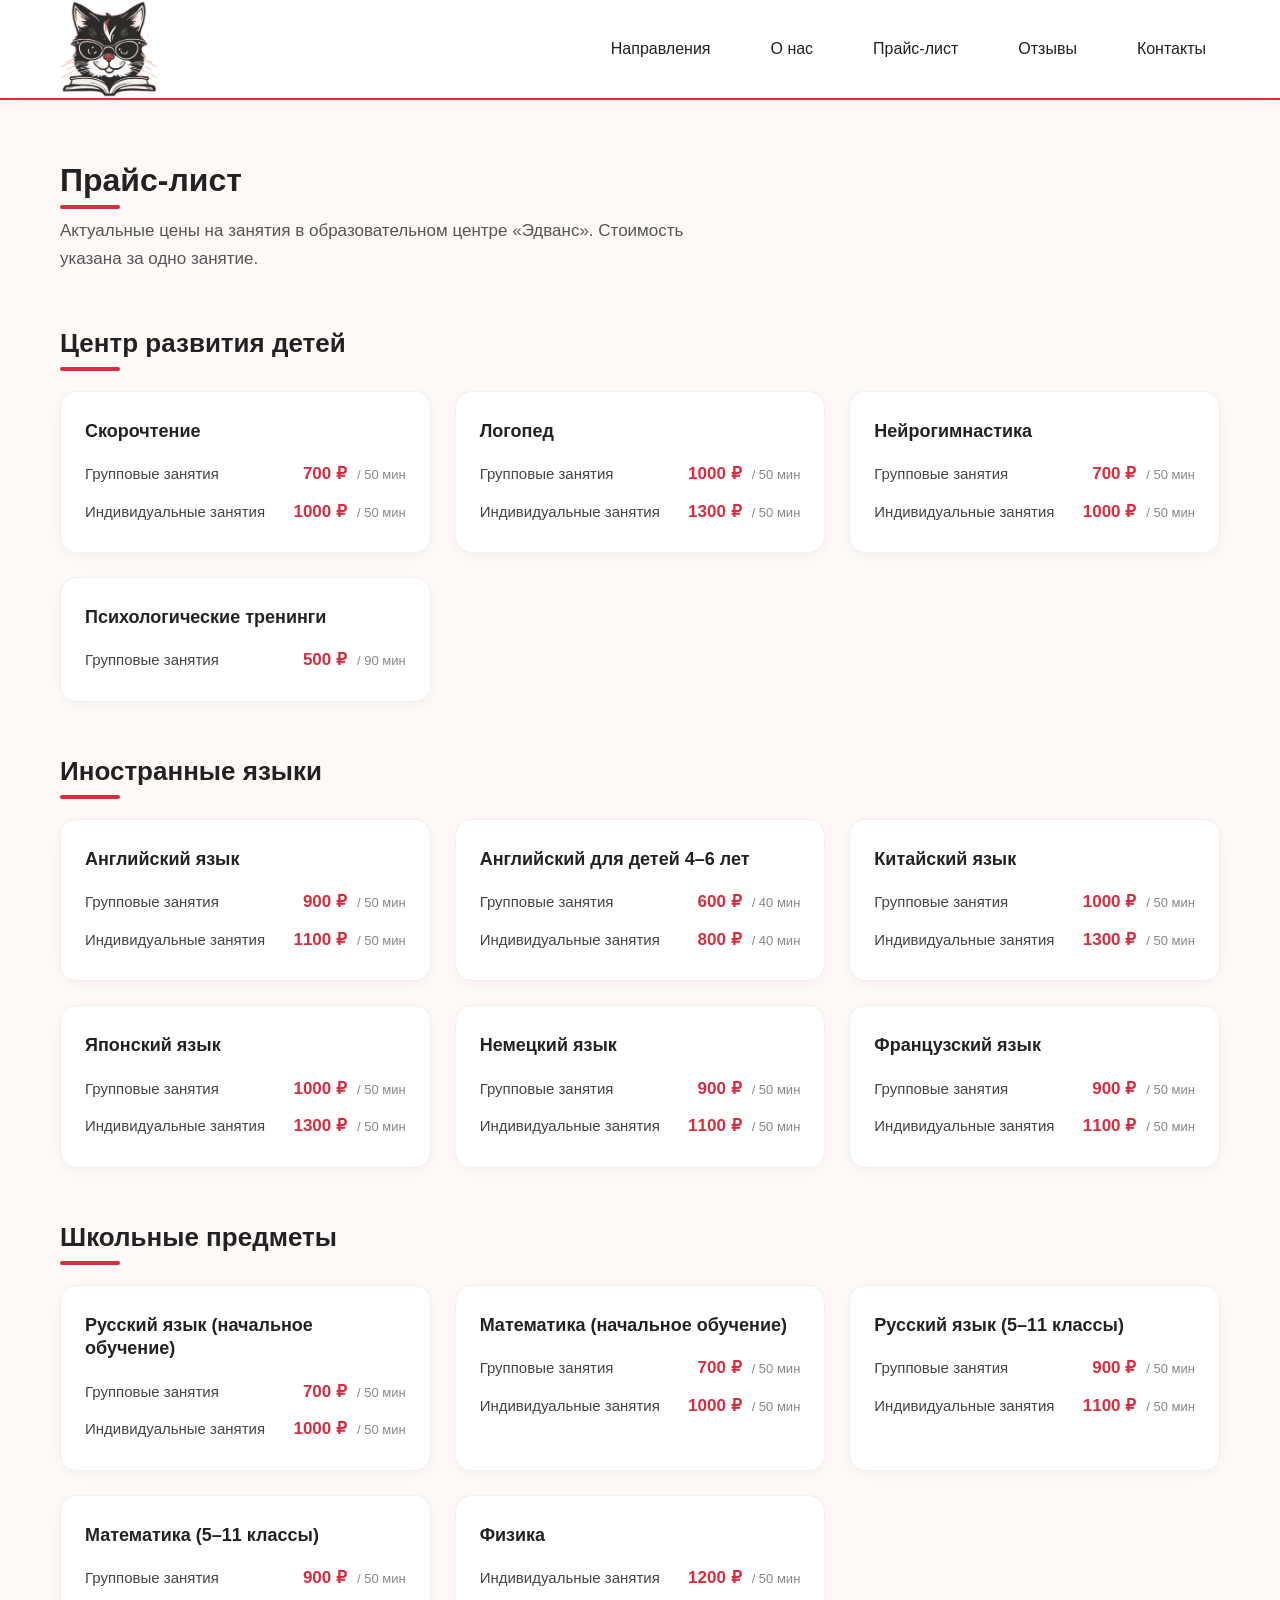
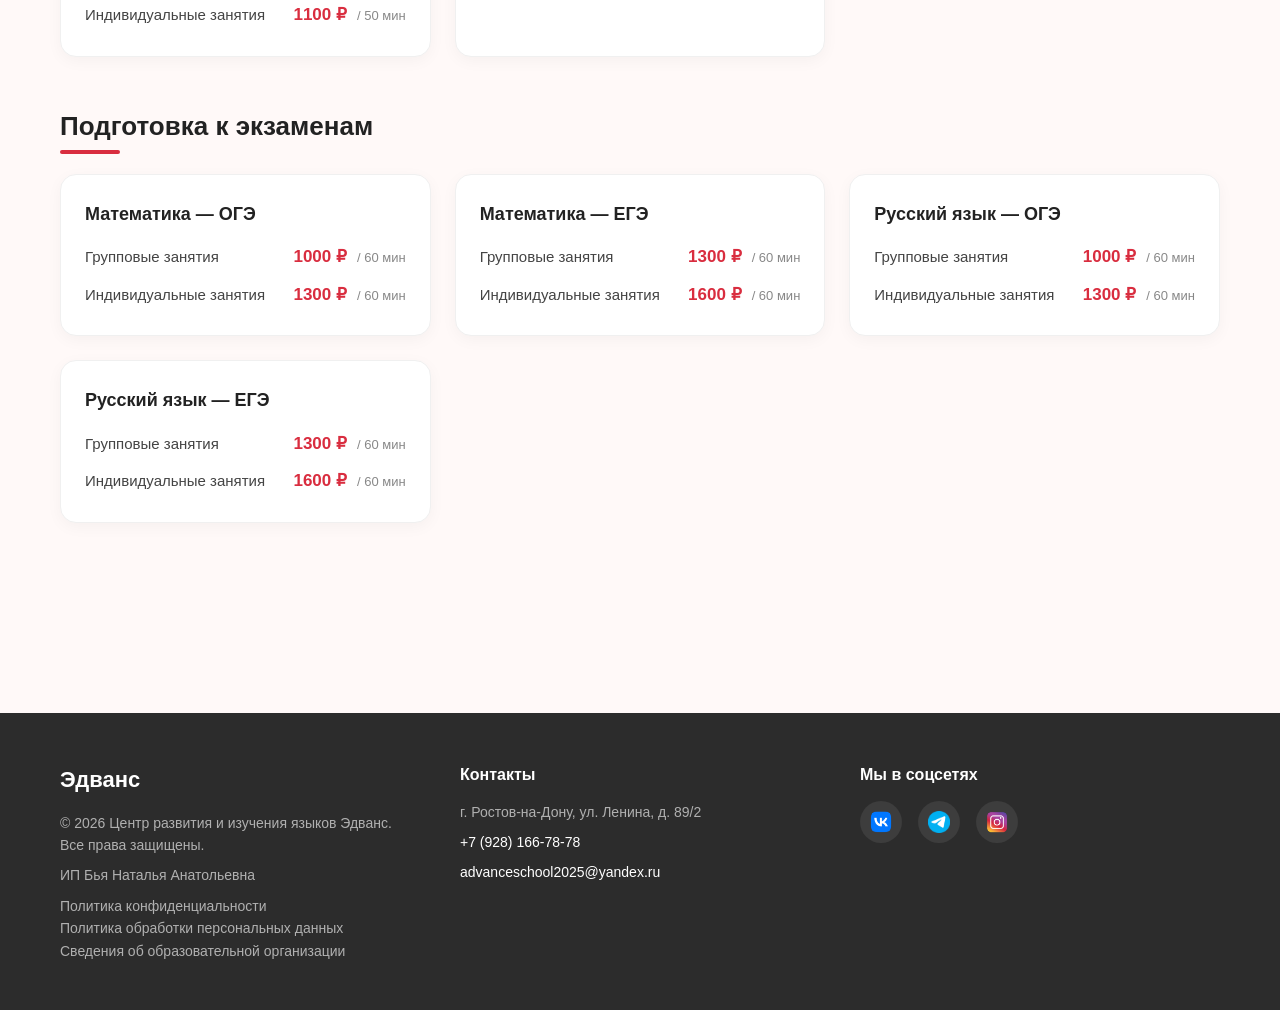
<file: price.html>
<!DOCTYPE html>
<html lang="ru">

<head>
    <!-- 1. Кодировка и адаптивность (база) -->
    <meta charset="UTF-8">
    <meta name="viewport" content="width=device-width, initial-scale=1.0">

    <title> Прайс-лист </title> 

    <!-- Вот эта строка добавляет иконку -->
    <link rel="icon" href="favicon.ico" type="image/png">

    <link rel="stylesheet" href="css/style.css">
</head>

<body>

    <!-- здесь шапка -->
    <header class="header">
        <div class="container">
            <div class="header__inner">
                    
                <div class="header__logo"> 
                    <a href="index.html"> 
                        <img src="images/logo.png" alt="Логотип образовательного центра Эдванс" width="100" height="100"> 
                    </a> 
                </div>
                    
                <!-- Кнопка бургера -->
                <button class="burger" aria-label="Открыть меню">
                    <span></span>
                    <span></span>
                    <span></span>
                </button>             

                <nav class="nav">
                    <a class="nav__link" href="directions.html"> Направления </a>
                    <a class="nav__link" href="about.html"> О нас </a>
                    <a class="nav__link" href="price.html"> Прайс-лист </a>
                    <a class="nav__link" href="reviews.html"> Отзывы </a>
                    <a class="nav__link" href="contacts.html"> Контакты </a>
                </nav>
                
            </div>
        </div>
    </header>  

<main>
    <!-- Вводный блок -->
    <section class="price-intro">
        <div class="container">
            <h1 class="section-title">Прайс-лист</h1>
            <p class="section-text">
                Актуальные цены на занятия в образовательном центре «Эдванс». 
                Стоимость указана за одно занятие.
            </p>
        </div>
    </section>

    <!-- Прайс -->
    <section class="price">
        <div class="container">

            <!-- ===== 1. Центр развития детей ===== -->
            <div class="price-category">
                <h2 class="price-category__title">Центр развития детей</h2>

                <div class="price-grid">
                    <div class="price-card">
                        <h3>Скорочтение</h3>
                        <ul>
                            <li><span>Групповые занятия</span> <strong>700 ₽</strong> <small>/ 50 мин</small></li>
                            <li><span>Индивидуальные занятия</span> <strong>1000 ₽</strong> <small>/ 50 мин</small></li>
                        </ul>
                    </div>

                    <div class="price-card">
                        <h3>Логопед</h3>
                        <ul>
                            <li><span>Групповые занятия</span> <strong>1000 ₽</strong> <small>/ 50 мин</small></li>
                            <li><span>Индивидуальные занятия</span> <strong>1300 ₽</strong> <small>/ 50 мин</small></li>
                        </ul>
                    </div>

                    <div class="price-card">
                        <h3>Нейрогимнастика</h3>
                        <ul>
                            <li><span>Групповые занятия</span> <strong>700 ₽</strong> <small>/ 50 мин</small></li>
                            <li><span>Индивидуальные занятия</span> <strong>1000 ₽</strong> <small>/ 50 мин</small></li>
                        </ul>
                    </div>

                    <div class="price-card">
                        <h3>Психологические тренинги</h3>
                        <ul>
                            <li><span>Групповые занятия</span> <strong>500 ₽</strong> <small>/ 90 мин</small></li>
                        </ul>
                    </div>

                </div>
            </div>

            <!-- ===== 2. Иностранные языки ===== -->
            <div class="price-category">
                <h2 class="price-category__title">Иностранные языки</h2>

                <div class="price-grid">
                    <div class="price-card">
                        <h3>Английский язык</h3>
                        <ul>
                            <li><span>Групповые занятия</span> <strong>900 ₽</strong> <small>/ 50 мин</small></li>
                            <li><span>Индивидуальные занятия</span> <strong>1100 ₽</strong> <small>/ 50 мин</small></li>
                        </ul>
                    </div>

                    <div class="price-card">
                        <h3>Английский для детей 4–6 лет</h3>
                        <ul>
                            <li><span>Групповые занятия</span> <strong>600 ₽</strong> <small>/ 40 мин</small></li>
                            <li><span>Индивидуальные занятия</span> <strong>800 ₽</strong> <small>/ 40 мин</small></li>
                        </ul>
                    </div>

                    <div class="price-card">
                        <h3>Китайский язык</h3>
                        <ul>
                            <li><span>Групповые занятия</span> <strong>1000 ₽</strong> <small>/ 50 мин</small></li>
                            <li><span>Индивидуальные занятия</span> <strong>1300 ₽</strong> <small>/ 50 мин</small></li>
                        </ul>
                    </div>

                    <div class="price-card">
                        <h3>Японский язык</h3>
                        <ul>
                            <li><span>Групповые занятия</span> <strong>1000 ₽</strong> <small>/ 50 мин</small></li>
                            <li><span>Индивидуальные занятия</span> <strong>1300 ₽</strong> <small>/ 50 мин</small></li>
                        </ul>
                    </div>

                    <div class="price-card">
                        <h3>Немецкий язык</h3>
                        <ul>
                            <li><span>Групповые занятия</span> <strong>900 ₽</strong> <small>/ 50 мин</small></li>
                            <li><span>Индивидуальные занятия</span> <strong>1100 ₽</strong> <small>/ 50 мин</small></li>
                        </ul>
                    </div>

                    <div class="price-card">
                        <h3>Французский язык</h3>
                        <ul>
                            <li><span>Групповые занятия</span> <strong>900 ₽</strong> <small>/ 50 мин</small></li>
                            <li><span>Индивидуальные занятия</span> <strong>1100 ₽</strong> <small>/ 50 мин</small></li>
                        </ul>
                    </div>
                </div>
            </div>

            <!-- ===== 3. Школьные предметы ===== -->
            <div class="price-category">
                <h2 class="price-category__title">Школьные предметы</h2>

                <div class="price-grid">
                    <div class="price-card">
                        <h3>Русский язык (начальное обучение)</h3>
                        <ul>
                            <li><span>Групповые занятия</span> <strong>700 ₽</strong> <small>/ 50 мин</small></li>
                            <li><span>Индивидуальные занятия</span> <strong>1000 ₽</strong> <small>/ 50 мин</small></li>
                        </ul>
                    </div>

                    <div class="price-card">
                        <h3>Математика (начальное обучение)</h3>
                        <ul>
                            <li><span>Групповые занятия</span> <strong>700 ₽</strong> <small>/ 50 мин</small></li>
                            <li><span>Индивидуальные занятия</span> <strong>1000 ₽</strong> <small>/ 50 мин</small></li>
                        </ul>
                    </div>

                    <div class="price-card">
                        <h3>Русский язык (5–11 классы)</h3>
                        <ul>
                            <li><span>Групповые занятия</span> <strong>900 ₽</strong> <small>/ 50 мин</small></li>
                            <li><span>Индивидуальные занятия</span> <strong>1100 ₽</strong> <small>/ 50 мин</small></li>
                        </ul>
                    </div>

                    <div class="price-card">
                        <h3>Математика (5–11 классы)</h3>
                        <ul>
                            <li><span>Групповые занятия</span> <strong>900 ₽</strong> <small>/ 50 мин</small></li>
                            <li><span>Индивидуальные занятия</span> <strong>1100 ₽</strong> <small>/ 50 мин</small></li>
                        </ul>
                    </div>

                    <div class="price-card">
                        <h3>Физика</h3>
                        <ul>
                            <li><span>Индивидуальные занятия</span> <strong>1200 ₽</strong> <small>/ 50 мин</small></li>
                        </ul>
                    </div>
                </div>
            </div>

            <!-- ===== 4. Подготовка к экзаменам ===== -->
            <div class="price-category">
                <h2 class="price-category__title">Подготовка к экзаменам</h2>

                <div class="price-grid">
                    <div class="price-card">
                        <h3>Математика — ОГЭ</h3>
                        <ul>
                            <li><span>Групповые занятия</span> <strong>1000 ₽</strong> <small>/ 60 мин</small></li>
                            <li><span>Индивидуальные занятия</span> <strong>1300 ₽</strong> <small>/ 60 мин</small></li>
                        </ul>
                    </div>

                    <div class="price-card">
                        <h3>Математика — ЕГЭ</h3>
                        <ul>
                            <li><span>Групповые занятия</span> <strong>1300 ₽</strong> <small>/ 60 мин</small></li>
                            <li><span>Индивидуальные занятия</span> <strong>1600 ₽</strong> <small>/ 60 мин</small></li>
                        </ul>
                    </div>

                    <div class="price-card">
                        <h3>Русский язык — ОГЭ</h3>
                        <ul>
                            <li><span>Групповые занятия</span> <strong>1000 ₽</strong> <small>/ 60 мин</small></li>
                            <li><span>Индивидуальные занятия</span> <strong>1300 ₽</strong> <small>/ 60 мин</small></li>
                        </ul>
                    </div>

                    <div class="price-card">
                        <h3>Русский язык — ЕГЭ</h3>
                        <ul>
                            <li><span>Групповые занятия</span> <strong>1300 ₽</strong> <small>/ 60 мин</small></li>
                            <li><span>Индивидуальные занятия</span> <strong>1600 ₽</strong> <small>/ 60 мин</small></li>
                        </ul>
                    </div>
                </div>
            </div>

        </div>
    </section>
</main>

<footer class="footer">
    <div class="container">
        <div class="footer__inner">

            <!-- Левая часть — название и копирайт -->
            <div class="footer__col">
                <p class="footer__brand">Эдванс</p>
                <p class="footer__text">
                    © 2026 Центр развития и изучения языков Эдванс.<br>
                    Все права защищены.
                </p>
                <p class="footer__text">ИП Бья Наталья Анатольевна</p>
                <p class="footer__text footer__legal">
                    <a href="privacy-policy.html">Политика конфиденциальности</a><br>
                    <a href="personal-data-policy.html">Политика обработки персональных данных</a><br>
                    <a href="sveden.html">Сведения об образовательной организации</a><br>
                </p>
            </div>

            <!-- Правая часть — контакты -->
            <div class="footer__col">
                <p class="footer__title">Контакты</p>
                <p class="footer__text">
                    г. Ростов-на-Дону, ул. Ленина, д. 89/2
                </p>
                <p class="footer__text">
                    <a href="tel:+79281667878">+7 (928) 166-78-78</a>
                </p>
                <p class="footer__text">
                    <a href="mailto:advanceschool2025@yandex.ru">advanceschool2025@yandex.ru</a>
                </p>
            </div>

            <!-- 3. Правая колонка — соцсети (вот сюда) -->
            <div class="footer__col">
                <p class="footer__title">Мы в соцсетях</p>
                <div class="footer__social">
                    <!-- сюда вставляй иконки -->
                     <a href="https://vk.ru/advancee2025" target="_blank" aria-label="ВКонтакте">
                        <img src="images/vk-logo.png" alt="ВКонтакте" width="28" height="28">
                    </a>
                    <a href="https://t.me/adnance777" target="_blank" aria-label="Telegram">
                        <img src="images/tg-logo.png" alt="Telegram" width="28" height="28">
                    </a>

                    <!-- Instagram -->
                    <a href="https://www.instagram.com/advanceschool2025?stkn=MWlmZ3lja2treHBrNw%3D%3D&utm_source=qr" target="_blank" aria-label="Instagram">
                        <img src="images/inst-logo.png" alt="Instagram" width="28" height="28">
                    </a>

                </div>
            </div>
            
        </div>
    </div>
</footer>



<script src="script.js"></script>

</body>

</html>
</file>
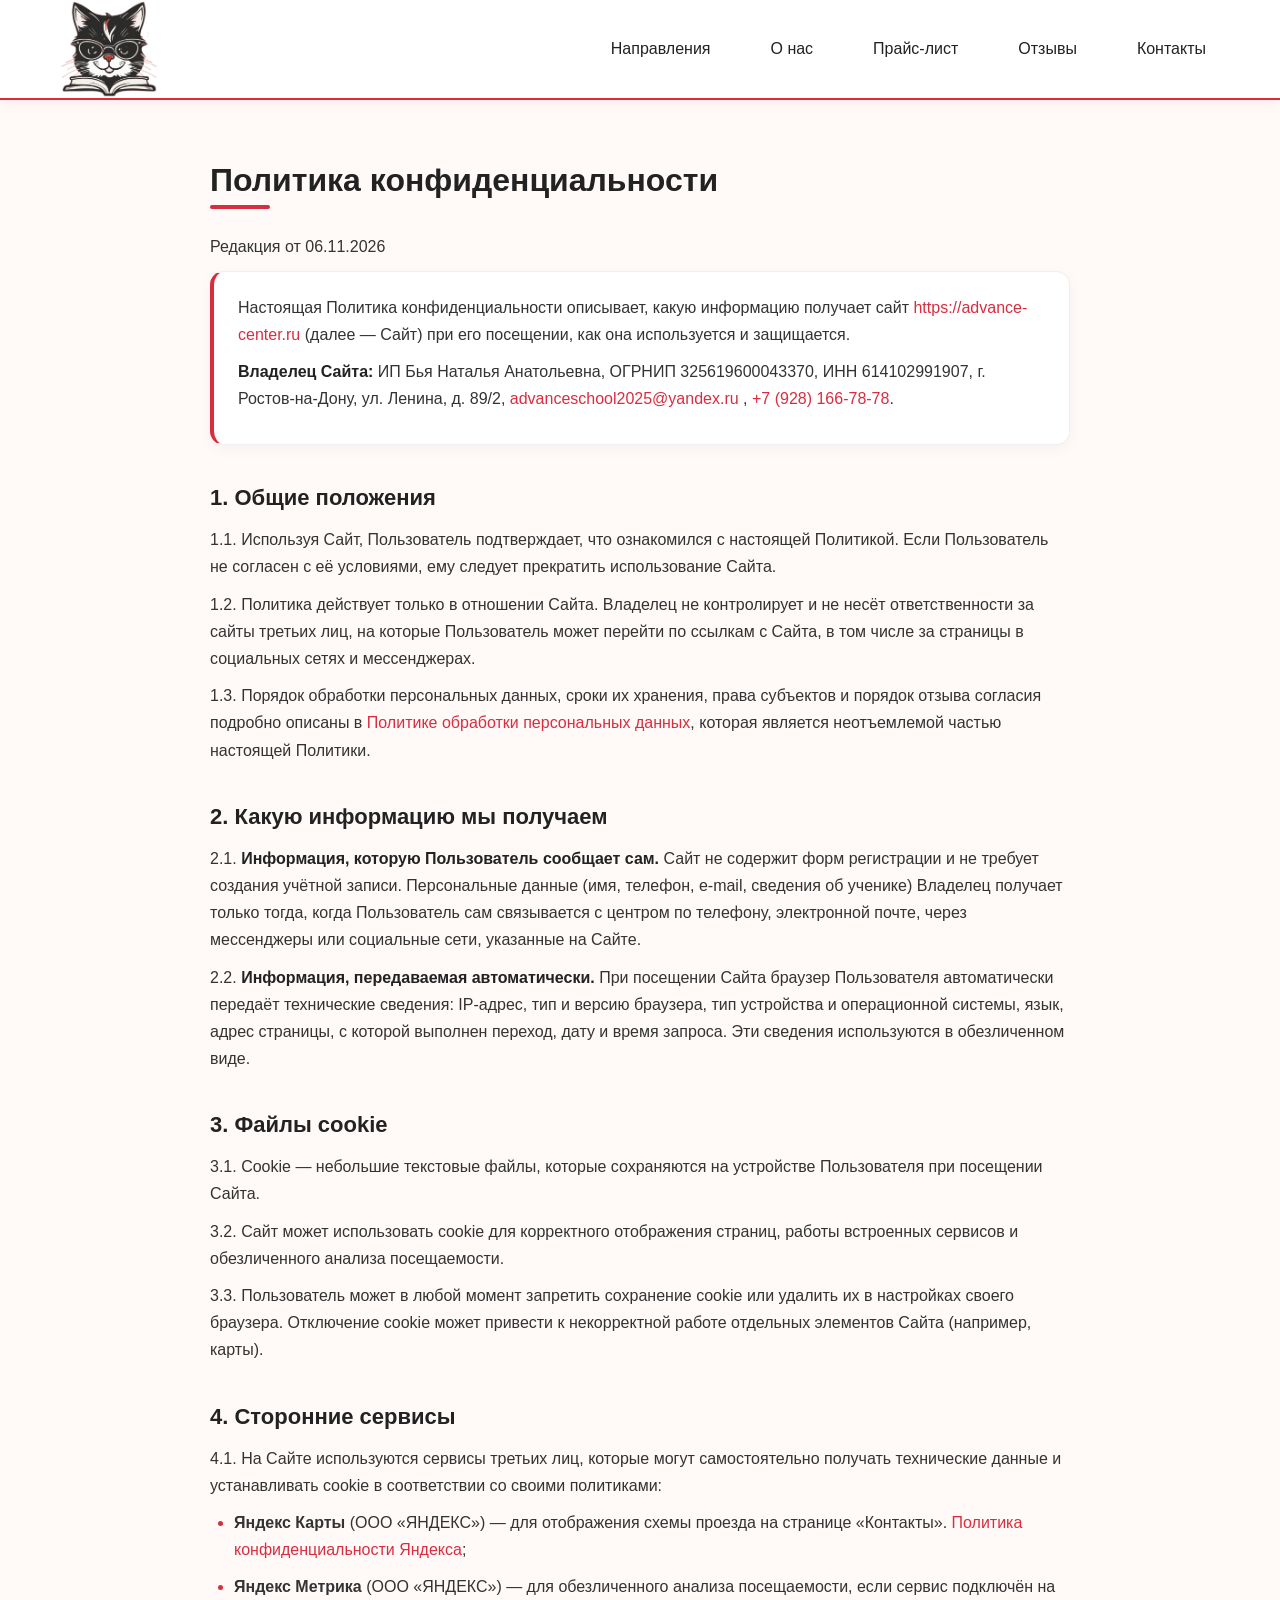
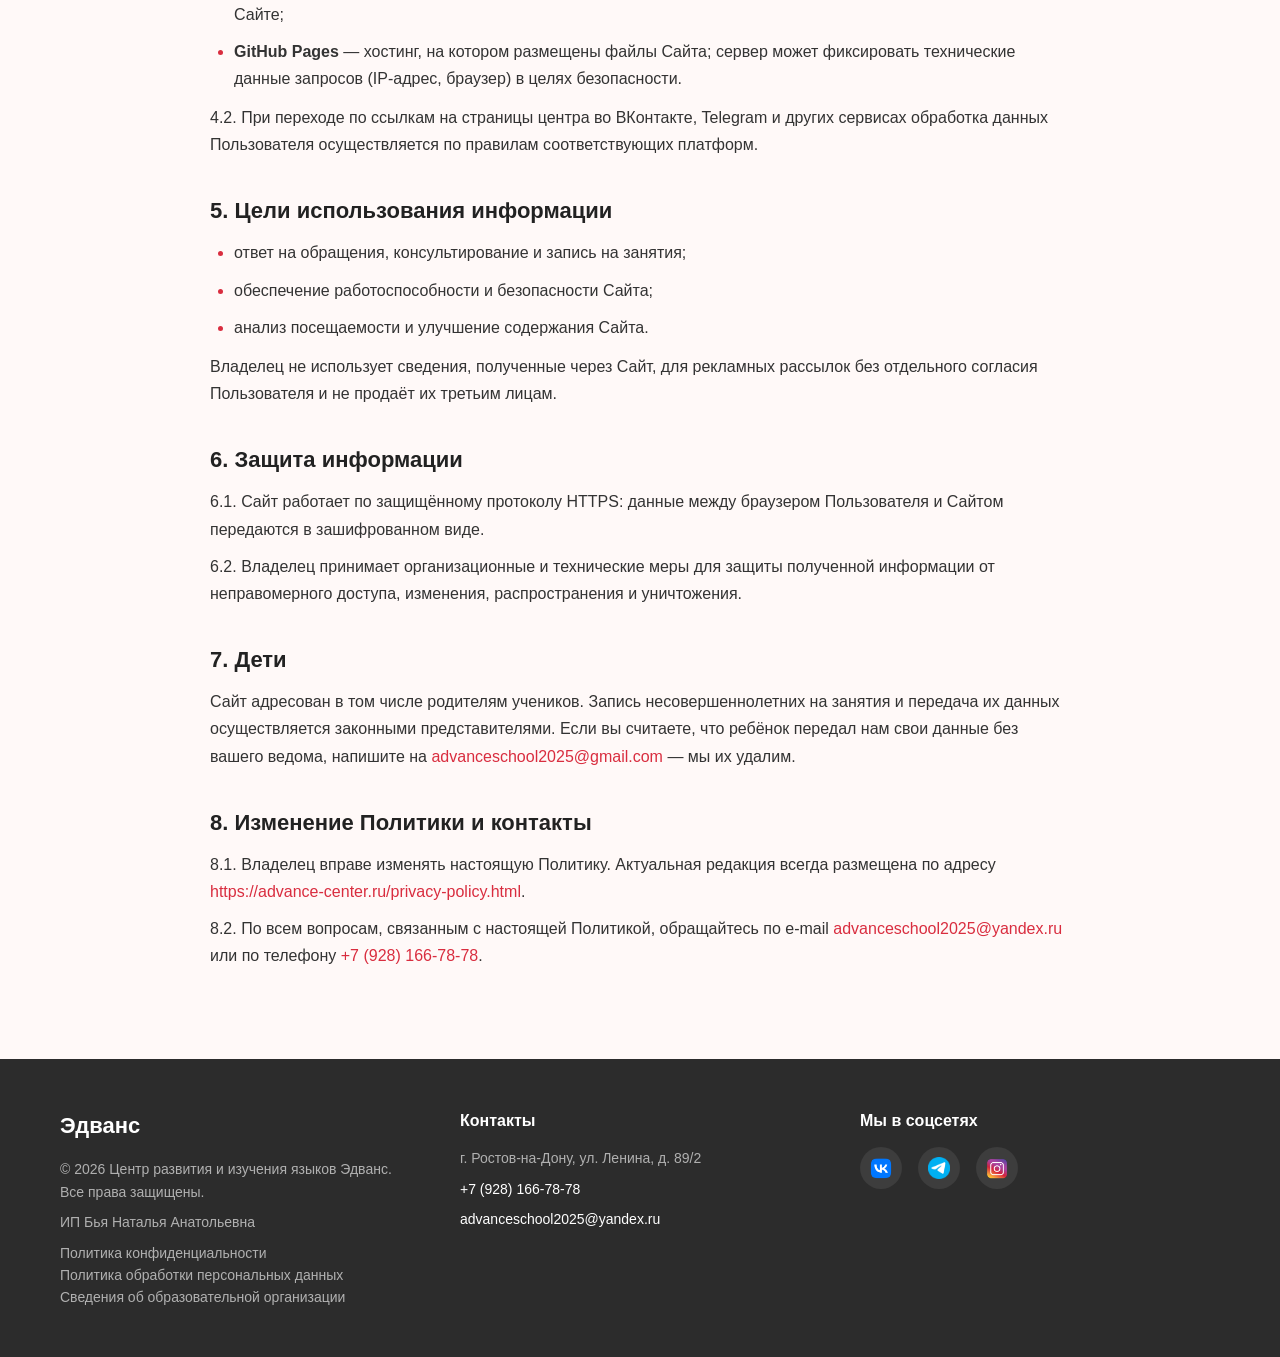
<file: privacy-policy.html>
<!DOCTYPE html>
<html lang="ru">

<head>
    <!-- 1. Кодировка и адаптивность (база) -->
    <meta charset="UTF-8">
    <meta name="viewport" content="width=device-width, initial-scale=1.0">

    <title>Политика конфиденциальности — Эдванс</title> 

    <!-- Вот эта строка добавляет иконку -->
    <link rel="icon" href="favicon.ico" type="image/png">

    <link rel="stylesheet" href="css/style.css">
</head>

<body>
    <!-- здесь шапка -->
    <header class="header">
        <div class="container">
            <div class="header__inner">
                    
                <div class="header__logo"> 
                    <a href="index.html"> 
                        <img src="images/logo.png" alt="Логотип образовательного центра Эдванс" width="100" height="100"> 
                    </a> 
                </div>
                   
                <!-- Кнопка бургера -->
                <button class="burger" aria-label="Открыть меню">
                    <span></span>
                    <span></span>
                    <span></span>
                </button>             

                <nav class="nav">
                    <a class="nav__link" href="directions.html"> Направления </a>
                    <a class="nav__link" href="about.html"> О нас </a>
                    <a class="nav__link" href="price.html"> Прайс-лист </a>
                    <a class="nav__link" href="reviews.html"> Отзывы </a>
                    <a class="nav__link" href="contacts.html"> Контакты </a>
                </nav>
                
            </div>
        </div>
    </header>   

<main>
    <section class="legal">
        <div class="container legal__inner">
  <h1 class="section-title">Политика конфиденциальности</h1>
  <p class="legal__meta">Редакция от 06.11.2026</p>

  <div class="legal__card">
    <p>Настоящая Политика конфиденциальности описывает, какую информацию получает сайт <a href="https://advance-center.ru">https://advance-center.ru</a> (далее — Сайт) при его посещении, как она используется и защищается.</p>
    <p><strong>Владелец Сайта:</strong> ИП Бья Наталья Анатольевна, ОГРНИП 325619600043370, ИНН 614102991907, г. Ростов-на-Дону, ул. Ленина, д. 89/2, <a href="mailto:advanceschool2025@yandex.ru ">advanceschool2025@yandex.ru </a>, <a href="tel:+79281667878">+7 (928) 166-78-78</a>.</p>
  </div>

  <h2>1. Общие положения</h2>
  <p>1.1. Используя Сайт, Пользователь подтверждает, что ознакомился с настоящей Политикой. Если Пользователь не согласен с её условиями, ему следует прекратить использование Сайта.</p>
  <p>1.2. Политика действует только в отношении Сайта. Владелец не контролирует и не несёт ответственности за сайты третьих лиц, на которые Пользователь может перейти по ссылкам с Сайта, в том числе за страницы в социальных сетях и мессенджерах.</p>
  <p>1.3. Порядок обработки персональных данных, сроки их хранения, права субъектов и порядок отзыва согласия подробно описаны в <a href="personal-data-policy.html">Политике обработки персональных данных</a>, которая является неотъемлемой частью настоящей Политики.</p>

  <h2>2. Какую информацию мы получаем</h2>
  <p>2.1. <strong>Информация, которую Пользователь сообщает сам.</strong> Сайт не содержит форм регистрации и не требует создания учётной записи. Персональные данные (имя, телефон, e-mail, сведения об ученике) Владелец получает только тогда, когда Пользователь сам связывается с центром по телефону, электронной почте, через мессенджеры или социальные сети, указанные на Сайте.</p>
  <p>2.2. <strong>Информация, передаваемая автоматически.</strong> При посещении Сайта браузер Пользователя автоматически передаёт технические сведения: IP-адрес, тип и версию браузера, тип устройства и операционной системы, язык, адрес страницы, с которой выполнен переход, дату и время запроса. Эти сведения используются в обезличенном виде.</p>

  <h2>3. Файлы cookie</h2>
  <p>3.1. Cookie — небольшие текстовые файлы, которые сохраняются на устройстве Пользователя при посещении Сайта.</p>
  <p>3.2. Сайт может использовать cookie для корректного отображения страниц, работы встроенных сервисов и обезличенного анализа посещаемости.</p>
  <p>3.3. Пользователь может в любой момент запретить сохранение cookie или удалить их в настройках своего браузера. Отключение cookie может привести к некорректной работе отдельных элементов Сайта (например, карты).</p>

  <h2>4. Сторонние сервисы</h2>
  <p>4.1. На Сайте используются сервисы третьих лиц, которые могут самостоятельно получать технические данные и устанавливать cookie в соответствии со своими политиками:</p>
  <ul>
    <li><strong>Яндекс Карты</strong> (ООО «ЯНДЕКС») — для отображения схемы проезда на странице «Контакты». <a href="https://yandex.ru/legal/confidential/">Политика конфиденциальности Яндекса</a>;</li>
    <li><strong>Яндекс Метрика</strong> (ООО «ЯНДЕКС») — для обезличенного анализа посещаемости, если сервис подключён на Сайте;</li>
    <li><strong>GitHub Pages</strong> — хостинг, на котором размещены файлы Сайта; сервер может фиксировать технические данные запросов (IP-адрес, браузер) в целях безопасности.</li>
  </ul>
  <p>4.2. При переходе по ссылкам на страницы центра во ВКонтакте, Telegram и других сервисах обработка данных Пользователя осуществляется по правилам соответствующих платформ.</p>

  <h2>5. Цели использования информации</h2>
  <ul>
    <li>ответ на обращения, консультирование и запись на занятия;</li>
    <li>обеспечение работоспособности и безопасности Сайта;</li>
    <li>анализ посещаемости и улучшение содержания Сайта.</li>
  </ul>
  <p>Владелец не использует сведения, полученные через Сайт, для рекламных рассылок без отдельного согласия Пользователя и не продаёт их третьим лицам.</p>

  <h2>6. Защита информации</h2>
  <p>6.1. Сайт работает по защищённому протоколу HTTPS: данные между браузером Пользователя и Сайтом передаются в зашифрованном виде.</p>
  <p>6.2. Владелец принимает организационные и технические меры для защиты полученной информации от неправомерного доступа, изменения, распространения и уничтожения.</p>

  <h2>7. Дети</h2>
  <p>Сайт адресован в том числе родителям учеников. Запись несовершеннолетних на занятия и передача их данных осуществляется законными представителями. Если вы считаете, что ребёнок передал нам свои данные без вашего ведома, напишите на <a href="mailto:advanceschool2025@gmail.com">advanceschool2025@gmail.com</a> — мы их удалим.</p>

  <h2>8. Изменение Политики и контакты</h2>
  <p>8.1. Владелец вправе изменять настоящую Политику. Актуальная редакция всегда размещена по адресу <a href="https://advance-center.ru/privacy-policy.html">https://advance-center.ru/privacy-policy.html</a>.</p>
  <p>8.2. По всем вопросам, связанным с настоящей Политикой, обращайтесь по e-mail <a href="mailto:advanceschool2025@yandex.ru ">advanceschool2025@yandex.ru </a> или по телефону <a href="tel:+79281667878">+7 (928) 166-78-78</a>.</p>
        </div>
    </section>
</main>          

<footer class="footer">
    <div class="container">
        <div class="footer__inner">

            <!-- Левая часть — название и копирайт -->
            <div class="footer__col">
                <p class="footer__brand">Эдванс</p>
                <p class="footer__text">
                    © 2026 Центр развития и изучения языков Эдванс.<br>
                    Все права защищены.
                </p>
                <p class="footer__text">ИП Бья Наталья Анатольевна</p>
                <p class="footer__text footer__legal">
                    <a href="privacy-policy.html">Политика конфиденциальности</a><br>
                    <a href="personal-data-policy.html">Политика обработки персональных данных</a><br>
                    <a href="sveden.html">Сведения об образовательной организации</a><br>
                </p>
            </div>

            <!-- Правая часть — контакты -->
            <div class="footer__col">
                <p class="footer__title">Контакты</p>
                <p class="footer__text">
                    г. Ростов-на-Дону, ул. Ленина, д. 89/2
                </p>
                <p class="footer__text">
                    <a href="tel:+79281667878">+7 (928) 166-78-78</a>
                </p>
                <p class="footer__text">
                    <a href="mailto:advanceschool2025@yandex.ru ">advanceschool2025@yandex.ru </a>
                </p>
            </div>

                        <!-- 3. Правая колонка — соцсети (вот сюда) -->
            <div class="footer__col">
                <p class="footer__title">Мы в соцсетях</p>
                <div class="footer__social">
                    <!-- сюда вставляй иконки -->
                     <a href="https://vk.ru/advancee2025" target="_blank" aria-label="ВКонтакте">
                        <img src="images/vk-logo.png" alt="ВКонтакте" width="28" height="28">
                    </a>
                    <a href="https://t.me/adnance777" target="_blank" aria-label="Telegram">
                        <img src="images/tg-logo.png" alt="Telegram" width="28" height="28">
                    </a>
                    
                    <!-- Instagram -->
                    <a href="https://www.instagram.com/advanceschool2025?stkn=MWlmZ3lja2treHBrNw%3D%3D&utm_source=qr" target="_blank" aria-label="Instagram">
                        <img src="images/inst-logo.png" alt="Instagram" width="28" height="28">
                    </a>

                </div>
            </div>

        </div>
    </div>
</footer>

    <script src="script.js"></script>
</body>



</html>
</file>
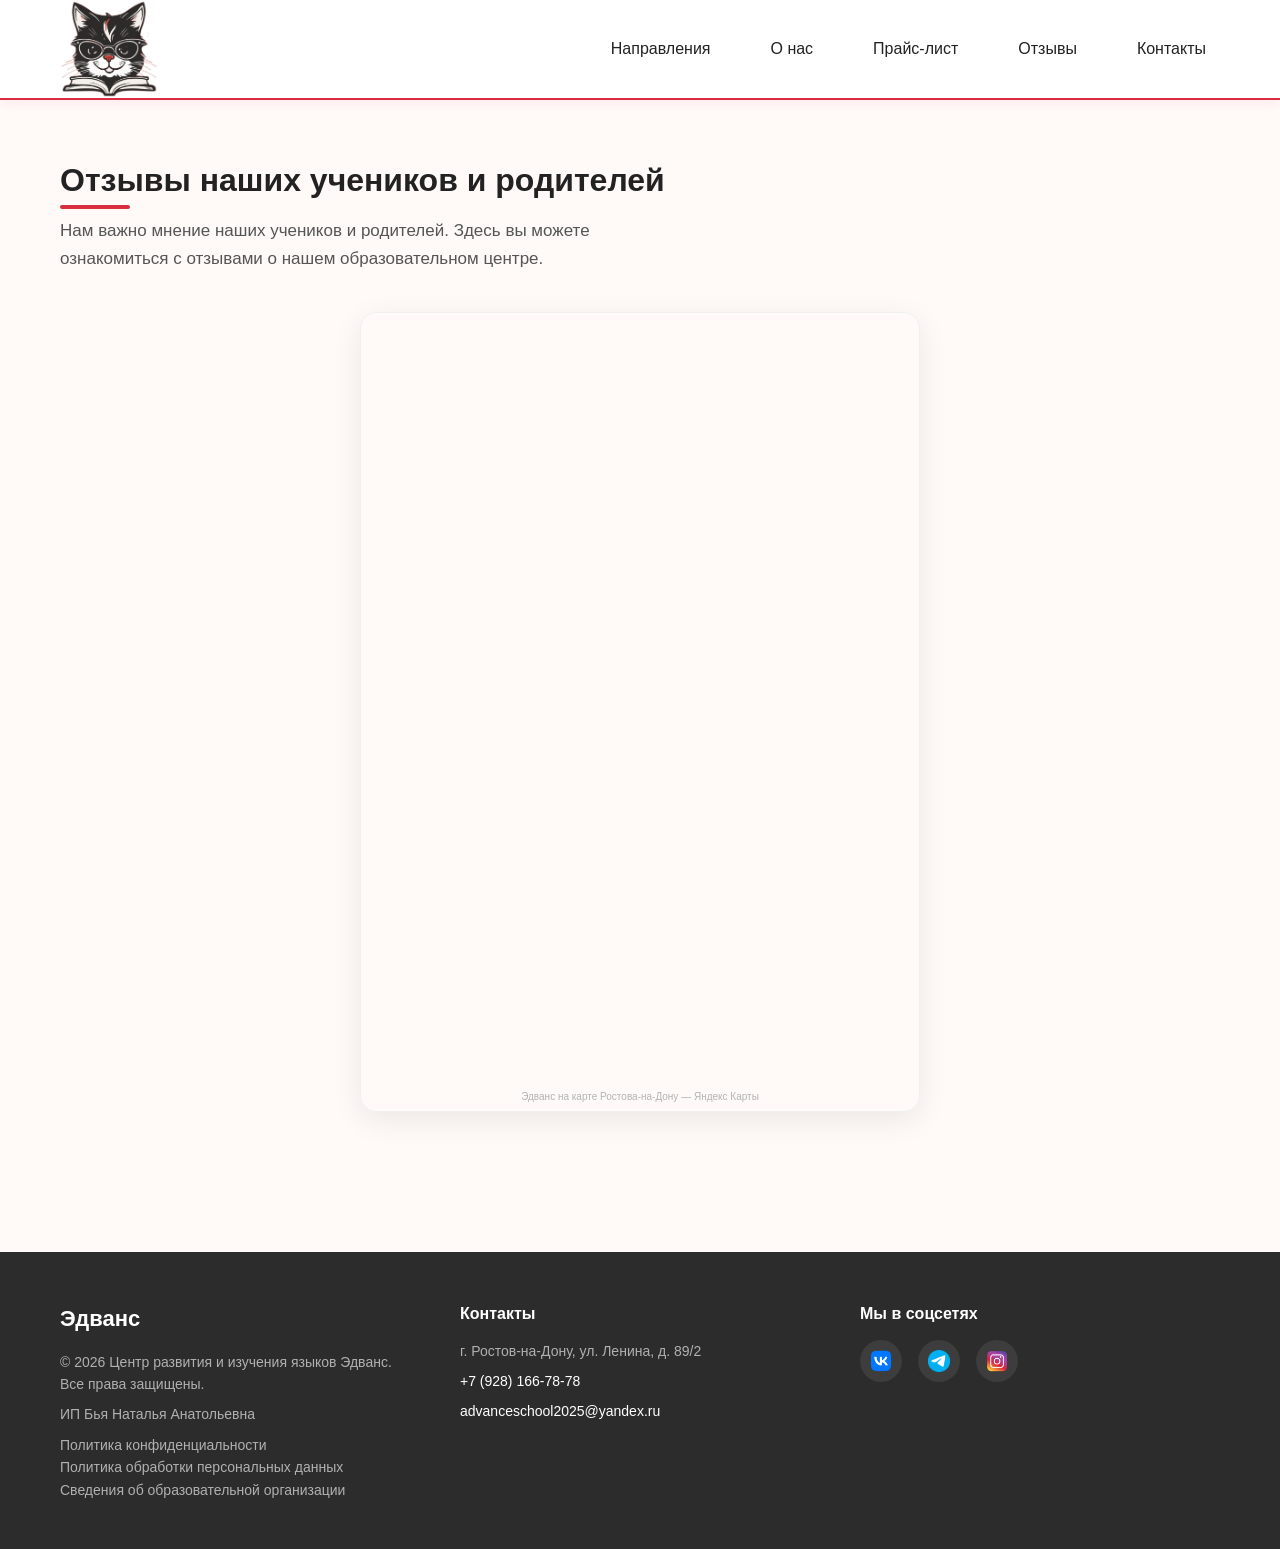
<file: reviews.html>
<!DOCTYPE html>
<html lang="ru">

<head>

    <!-- 1. Кодировка и адаптивность (база) -->
    <meta charset="UTF-8">
    <meta name="viewport" content="width=device-width, initial-scale=1.0">

    <title> Отзывы </title> 

    <!-- Вот эта строка добавляет иконку -->
    <link rel="icon" href="favicon.ico" type="image/png">

    <link rel="stylesheet" href="css/style.css">
</head>

<body>
        
    <!-- здесь шапка -->
    <header class="header">
        <div class="container">
            <div class="header__inner">
                    
                <div class="header__logo"> 
                    <a href="index.html"> 
                        <img src="images/logo.png" alt="Логотип образовательного центра Эдванс" width="100" height="100"> 
                    </a> 
                </div>
                    
                <!-- Кнопка бургера -->
                <button class="burger" aria-label="Открыть меню">
                    <span></span>
                    <span></span>
                    <span></span>
                </button>             

                <nav class="nav">
                    <a class="nav__link" href="directions.html"> Направления </a>
                    <a class="nav__link" href="about.html"> О нас </a>
                    <a class="nav__link" href="price.html"> Прайс-лист </a>
                    <a class="nav__link" href="reviews.html"> Отзывы </a>
                    <a class="nav__link" href="contacts.html"> Контакты </a>
                </nav>
                
            </div>
        </div>
    </header>   

    <main>

        <!-- вводная информация --> 
        <section class="reviews-intro">
            <div class="container">
                <h1>Отзывы наших учеников и родителей</h1>

                <p> Нам важно мнение наших учеников и родителей.
                    Здесь вы можете ознакомиться с отзывами
                    о нашем образовательном центре.</p>
            </div>
        </section>


        <!-- Отзывы Яндекс.Карт -->
        <section class="reviews">
            <div class="container">

                <div class="reviews__widget">
                <!-- Здесь позже разместим отзывы Яндекс.Карт -->
                    <div style="width:560px;height:800px;overflow:hidden;position:relative;">   
                        <iframe style="width:100%;height:100%;border:1px solid #e6e6e6;border-radius:8px;box-sizing:border-box" src="https://yandex.ru/maps-reviews-widget/238635264265?comments">
                        </iframe>
                        
                        <a href="https://yandex.ru/maps/org/edvans/238635264265/" target="_blank" style="box-sizing:border-box;text-decoration:none;color:#b3b3b3;font-size:10px;font-family:YS Text,sans-serif;padding:0 20px;position:absolute;bottom:8px;width:100%;text-align:center;left:0;overflow:hidden;text-overflow:ellipsis;display:block;max-height:14px;white-space:nowrap;padding:0 16px;box-sizing:border-box">Эдванс на карте Ростова‑на‑Дону — Яндекс Карты</a>
                    </div>
                </div>
            
            </div>
        </section>

    </main>


<footer class="footer">
    <div class="container">
        <div class="footer__inner">

            <!-- Левая часть — название и копирайт -->
            <div class="footer__col">
                <p class="footer__brand">Эдванс</p>
                <p class="footer__text">
                    © 2026 Центр развития и изучения языков Эдванс.<br>
                    Все права защищены.
                </p>
                <p class="footer__text">ИП Бья Наталья Анатольевна</p>
                <p class="footer__text footer__legal">
                    <a href="privacy-policy.html">Политика конфиденциальности</a><br>
                    <a href="personal-data-policy.html">Политика обработки персональных данных</a><br>
                    <a href="sveden.html">Сведения об образовательной организации</a><br>
                </p>
            </div>

            <!-- Правая часть — контакты -->
            <div class="footer__col">
                <p class="footer__title">Контакты</p>
                <p class="footer__text">
                    г. Ростов-на-Дону, ул. Ленина, д. 89/2
                </p>
                <p class="footer__text">
                    <a href="tel:+79281667878">+7 (928) 166-78-78</a>
                </p>
                <p class="footer__text">
                    <a href="mailto:advanceschool2025@yandex.ru ">advanceschool2025@yandex.ru </a>
                </p>
            </div>

                        <!-- 3. Правая колонка — соцсети (вот сюда) -->
            <div class="footer__col">
                <p class="footer__title">Мы в соцсетях</p>
                <div class="footer__social">
                    <!-- сюда вставляй иконки -->
                     <a href="https://vk.ru/advancee2025" target="_blank" aria-label="ВКонтакте">
                        <img src="images/vk-logo.png" alt="ВКонтакте" width="28" height="28">
                    </a>
                    <a href="https://t.me/adnance777" target="_blank" aria-label="Telegram">
                        <img src="images/tg-logo.png" alt="Telegram" width="28" height="28">
                    </a>

                    <!-- Instagram -->
                    <a href="https://www.instagram.com/advanceschool2025?stkn=MWlmZ3lja2treHBrNw%3D%3D&utm_source=qr" target="_blank" aria-label="Instagram">
                        <img src="images/inst-logo.png" alt="Instagram" width="28" height="28">
                    </a>

                </div>
            </div>
            
        </div>
    </div>
</footer>

    <script src="script.js"></script>
</body>

</html>
</file>
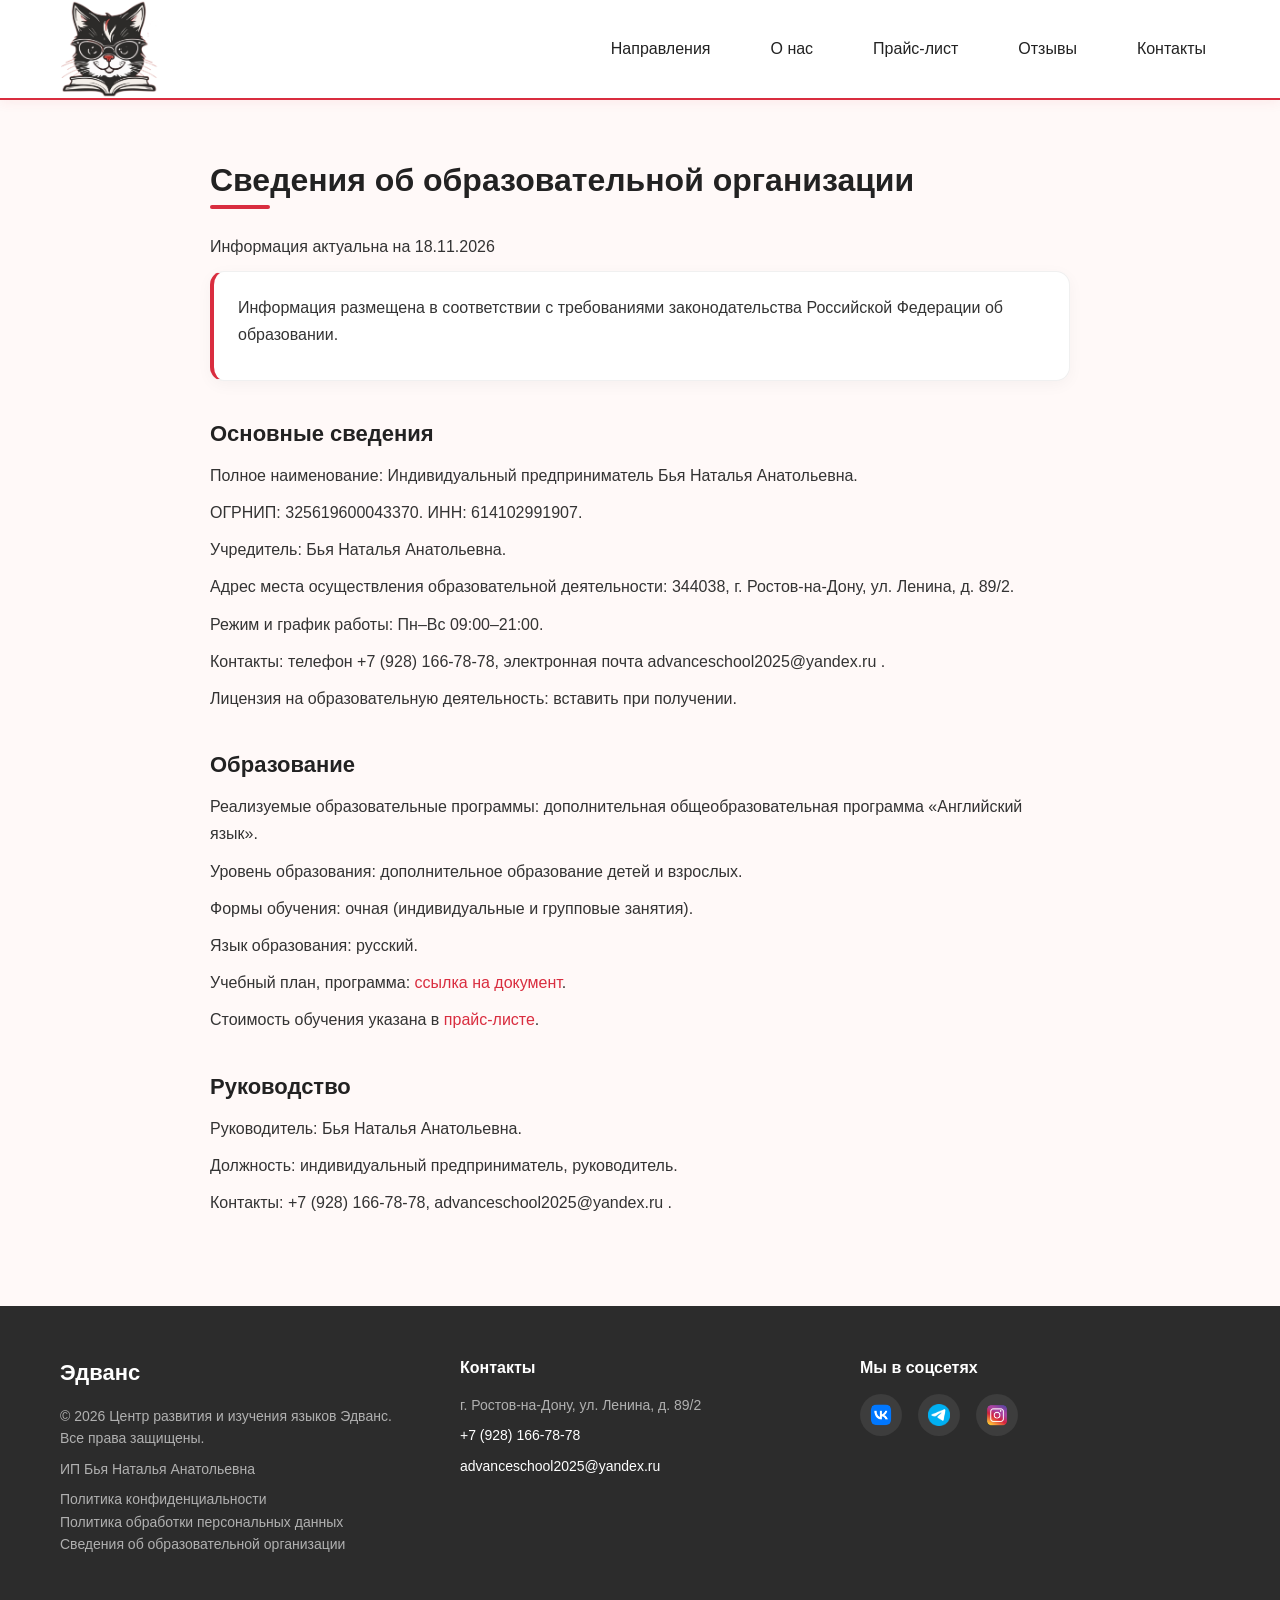
<file: sveden.html>
<!DOCTYPE html>
<html lang="ru">

<head>
    <meta charset="UTF-8">
    <meta name="viewport" content="width=device-width, initial-scale=1.0">

    <title>Сведения об образовательной организации</title>

    <link rel="icon" href="favicon.ico" type="image/png">

    <link rel="stylesheet" href="css/style.css">
</head>

<body>
    <!-- здесь шапка -->
    <header class="header">
        <div class="container">
            <div class="header__inner">

                <div class="header__logo">
                    <a href="index.html">
                        <img src="images/logo.png" alt="Логотип образовательного центра Эдванс" width="100" height="100">
                    </a>
                </div>

                <!-- Кнопка бургера -->
                <button class="burger" aria-label="Открыть меню">
                    <span></span>
                    <span></span>
                    <span></span>
                </button>

                <nav class="nav">
                    <a class="nav__link" href="directions.html"> Направления </a>
                    <a class="nav__link" href="about.html"> О нас </a>
                    <a class="nav__link" href="price.html"> Прайс-лист </a>
                    <a class="nav__link" href="reviews.html"> Отзывы </a>
                    <a class="nav__link" href="contacts.html"> Контакты </a>
                </nav>

            </div>
        </div>
    </header>

<main>
    <section class="legal">
        <div class="container legal__inner">
  <h1 class="section-title">Сведения об образовательной организации</h1>
  <p class="legal__meta">Информация актуальна на 18.11.2026</p>

  <div class="legal__card">
    <p>Информация размещена в соответствии с требованиями законодательства Российской Федерации об образовании.</p>
  </div>

  <h2> Основные сведения</h2>
  <p> Полное наименование: Индивидуальный предприниматель Бья Наталья Анатольевна.</p>
  <p> ОГРНИП: 325619600043370. ИНН: 614102991907.</p>
  <p> Учредитель: Бья Наталья Анатольевна.</p>
  <p> Адрес места осуществления образовательной деятельности: 344038, г. Ростов-на-Дону, ул. Ленина, д. 89/2.</p>
  <p> Режим и график работы: Пн–Вс 09:00–21:00.</p>
  <p> Контакты: телефон +7 (928) 166-78-78, электронная почта advanceschool2025@yandex.ru .</p>
  <p> Лицензия на образовательную деятельность: вставить при получении.</p>

  <h2> Образование</h2>
  <p> Реализуемые образовательные программы: дополнительная общеобразовательная программа «Английский язык».</p>
  <p> Уровень образования: дополнительное образование детей и взрослых.</p>
  <p> Формы обучения: очная (индивидуальные и групповые занятия).</p>
  <p> Язык образования:  русский.</p>
  <p> Учебный план, программа: <a href="#">ссылка на документ</a>.</p>
  <p> Стоимость обучения указана в <a href="price.html">прайс-листе</a>.</p>

  <h2> Руководство</h2>
  <p> Руководитель: Бья Наталья Анатольевна.</p>
  <p> Должность: индивидуальный предприниматель, руководитель.</p>
  <p> Контакты: +7 (928) 166-78-78, advanceschool2025@yandex.ru .</p>
        </div>
    </section>
</main>

<footer class="footer">
    <div class="container">
        <div class="footer__inner">

            <!-- Левая часть — название и копирайт -->
            <div class="footer__col">
                <p class="footer__brand">Эдванс</p>
                <p class="footer__text">
                    © 2026 Центр развития и изучения языков Эдванс.<br>
                    Все права защищены.
                </p>
                <p class="footer__text">ИП Бья Наталья Анатольевна</p>
                <p class="footer__text footer__legal">
                    <a href="privacy-policy.html">Политика конфиденциальности</a><br>
                    <a href="personal-data-policy.html">Политика обработки персональных данных</a><br>
                    <a href="sveden.html">Сведения об образовательной организации</a><br>
                </p>
            </div>

            <!-- Правая часть — контакты -->
            <div class="footer__col">
                <p class="footer__title">Контакты</p>
                <p class="footer__text">
                    г. Ростов-на-Дону, ул. Ленина, д. 89/2
                </p>
                <p class="footer__text">
                    <a href="tel:+79281667878">+7 (928) 166-78-78</a>
                </p>
                <p class="footer__text">
                    <a href="mailto:advanceschool2025@yandex.ru ">advanceschool2025@yandex.ru </a>
                </p>
            </div>

            <!-- Правая колонка — соцсети -->
            <div class="footer__col">
                <p class="footer__title">Мы в соцсетях</p>
                <div class="footer__social">
                    <a href="https://vk.ru/advancee2025" target="_blank" aria-label="ВКонтакте">
                        <img src="images/vk-logo.png" alt="ВКонтакте" width="28" height="28">
                    </a>
                    <a href="https://t.me/adnance777" target="_blank" aria-label="Telegram">
                        <img src="images/tg-logo.png" alt="Telegram" width="28" height="28">
                    </a>
                    <a href="https://www.instagram.com/advanceschool2025?stkn=MWlmZ3lja2treHBrNw%3D%3D&utm_source=qr" target="_blank" aria-label="Instagram">
                        <img src="images/inst-logo.png" alt="Instagram" width="28" height="28">
                    </a>
                </div>
            </div>

        </div>
    </div>
</footer>

    <script src="script.js"></script>
</body>

</html>
</file>
<file: css/style.css>
/* ========== СБРОС И БАЗОВЫЕ СТИЛИ ========== */
* {
    margin: 0; /* убираем стандартные внешние отступы у всех элементов */
    padding: 0; /* убираем стандартные внутренние отступы */
    box-sizing: border-box; /* ширина и высота теперь считаются вместе с padding и border */
}

body {
    background-color: #FFF9F8;
    color: #222222;
    font-family: Arial, sans-serif;
    line-height: 1.5;
}

a {
    color: #D92D3F; /* все ссылки по умолчанию красные */
    text-decoration: none; /* убираем стандартное подчёркивание */
}


/* ========== КОНТЕЙНЕР ========== */
.container {
    max-width: 1200px; /* ограничиваем ширину контента, чтобы на больших экранах не растягивался */
    margin: 0 auto; /* центрируем контейнер по горизонтали */
    padding: 0 20px; /* небольшие отступы слева и справа на узких экранах */
}



/* ========== ШАПКА ========== */
.header {
    background-color: #FFFFFF;
    border-bottom: 2px solid #D92D3F; /* красная линия снизу (твой фирменный цвет) */
    box-shadow: 0 2px 12px rgba(217, 45, 63, 0.08); /* мягкая тень с лёгким красным оттенком */
    position: sticky; /* шапка будет прилипать к верху при прокрутке */
    top: 0; /* закрепляем шапку вверху */
    z-index: 100; /* чтобы шапка была поверх других элементов */
}

.header__inner {
    display: flex;   /* включаем Flexbox — элементы выстраиваются в ряд */
    align-items: center; /* выравниваем логотип и меню по вертикали по центру */
    justify-content: space-between; /* логотип слева, меню справа */ 
    min-height: 90px; /* минимальная высота шапки */
    gap: 40px;  /* минимальное расстояние между логотипом и меню */
}

/* ========== ЛОГОТИП ========== */
.header__logo img {
    display: block;               /* убираем лишний отступ под картинкой */
    width: 100px;                  /* ширина логотипа (можешь поменять на 70 или 90) */
    height: auto;                 /* высота подстраивается автоматически, пропорции сохраняются */
    transition: transform 0.25s ease; /* плавное изменение размера */
}

.header__logo a:hover img {
    transform: scale(1.02);       /* при наведении логотип чуть увеличивается */
}

/* ========== НАВИГАЦИЯ ========== */
.nav {
    display: flex; /* ссылки тоже выстраиваем в ряд */
    align-items: center;  
    gap: 32px; /* расстояние между пунктами меню */
}

.nav__link {
    color: #222222;
    font-size: 16px;
    font-weight: 500;
    padding: 8px 14px;           /* делаем ссылки «кнопками» */
    border-radius: 8px;          /* скругление */
    transition: color 0.2s ease;
    white-space: nowrap;        /* запрещаем перенос текста внутри ссылки для О НАС*/
}

/* Красивый эффект при наведении */
.nav__link:hover {
    color: #D92D3F;
    background-color: rgba(217, 45, 63, 0.08); /* лёгкий красный фон */
}


/* ========== БУРГЕР-МЕНЮ ========== */

/* Кнопка бургера — по умолчанию скрыта */
.burger {
    display: none;                  /* на компьютере не показываем */
    flex-direction: column;
    justify-content: space-between;
    width: 28px;
    height: 20px;
    background: none;
    border: none;
    cursor: pointer;
    padding: 0;
    z-index: 110;
}

/* Три полоски бургера */
.burger span {
    display: block;
    width: 100%;
    height: 2px;
    background-color: #222222;
    border-radius: 2px;
    transition: all 0.3s ease;
}

/* ===== Мобильная версия ===== */
@media (max-width: 900px) {

    /* Показываем кнопку бургера */
    .burger {
        display: flex;
    }

    /* Скрываем обычное меню */
    .nav {
        position: fixed;
        top: 0;
        right: -100%;               /* уезжает за правый край */
        width: 280px;
        height: 100vh;
        background-color: #ffffff;
        flex-direction: column;
        justify-content: center;
        align-items: center;
        gap: 24px;
        box-shadow: -5px 0 20px rgba(0, 0, 0, 0.1);
        transition: right 0.35s ease;
        z-index: 100;
    }

    /* Когда меню открыто */
    .nav.nav--open {
        right: 0;                   /* выезжает на экран */
    }

    .nav__link {
        font-size: 18px;
        padding: 10px 16px;
    }

    /* Анимация превращения бургера в крестик */
    .burger.burger--active span:nth-child(1) {
        transform: translateY(9px) rotate(45deg);
    }

    .burger.burger--active span:nth-child(2) {
        opacity: 0;
    }

    .burger.burger--active span:nth-child(3) {
        transform: translateY(-9px) rotate(-45deg);
    }
}


/* Общие отступы для секций */
main section {
    padding: 60px 0; /* внутренние отступы сверху и снизу по 60px */
}


/* ========== РАЗДЕЛ ОТЗЫВЫ ========== */
/* Вводный блок только на странице отзывов */
.reviews-intro {
    padding-bottom: 20px;            /* меньший отступ снизу перед виджетом */
}

/* Заголовок h1 внутри вводного блока */
.reviews-intro h1 {
    font-size: 32px;                 /* размер шрифта заголовка */
    font-weight: 700;                /* жирность шрифта (700 = bold) */
    color: #222222;                  /* цвет текста — почти чёрный */
    margin-bottom: 16px;             /* внешний отступ снизу от заголовка */
    line-height: 1.3;                /* межстрочный интервал (чтобы строки не слипались) */
    position: relative;              /* нужно для линии */
    display: inline-block;           /* чтобы линия была по ширине текста */
}

/* Красивая линия под заголовком */
.reviews-intro h1::after {
    content: '';
    position: absolute;
    left: 0;
    bottom: -8px;                    /* чуть ниже текста */
    width: 70px;                     /* длина линии */
    height: 4px;
    background-color: #D92D3F;       /* твой фирменный красный */
    border-radius: 2px;
}



/* Абзац с описанием */
.reviews-intro p {
    font-size: 17px;                 /* размер обычного текста */
    color: #555555;                  /* чуть светлее основного цвета, чтобы не конкурировал с заголовком */
    max-width: 640px;                /* ограничиваем ширину текста, чтобы он хорошо читался */
    line-height: 1.6;                /* комфортный межстрочный интервал для чтения */
}

/* Секция, в которой лежит виджет отзывов */
.reviews {
    padding-top: 20px;               /* небольшой отступ сверху */
    padding-bottom: 80px;            /* большой отступ снизу, чтобы страница «дышала» */
}

/* Обёртка вокруг виджета */
.reviews__widget {
    display: flex;                   /* включаем Flexbox */
    justify-content: center;         /* выравниваем виджет по центру горизонтально */
}

/* Блок, в котором находится iframe */
.reviews__widget > div {
    width: 100%;                     /* ширина 100% от родителя */
    max-width: 560px;                /* но не больше 560px на больших экранах */
    height: 700px;                   /* фиксированная высота виджета */
    border-radius: 16px;             /* скругление углов */
    overflow: hidden;                /* обрезаем всё, что выходит за скруглённые углы */
    box-shadow: 0 8px 30px rgba(0, 0, 0, 0.08); /* мягкая тень для объёма */
    border: 1px solid #f0f0f0;       /* тонкая светлая рамка */
}

/* Сам iframe (окно с отзывами Яндекса) */
.reviews__widget iframe {
    border: none !important;         /* убираем стандартную рамку браузера */
    border-radius: 16px;             /* скругляем углы iframe */
}


/* ========== РАЗДЕЛ РАСПИСАНИЕ ========== */

/* Вводный блок страницы расписания */
.schedule-intro {
    padding: 60px 0 40px;                /* отступы: сверху 60px, снизу 40px */
}

/* Заголовок */
.schedule-intro h1 {
    font-size: 34px;                     /* размер заголовка */
    font-weight: 700;                    /* жирный */
    color: #222222;                      /* цвет текста */
    margin-bottom: 24px;                 /* отступ снизу */
    line-height: 1.3;                    /* межстрочный интервал */
    position: relative;                  /* нужно для декоративной линии */
    display: inline-block;               /* линия будет только под текстом */
}

/* Красная линия под заголовком (как на странице отзывов) */
.schedule-intro h1::after {
    content: '';                         /* обязательное свойство */
    position: absolute;
    left: 0;
    bottom: -8px;                        /* позиция линии чуть ниже текста */
    width: 70px;                         /* длина линии */
    height: 4px;                         /* толщина */
    background-color: #D92D3F;           /* фирменный красный */
    border-radius: 2px;                  /* лёгкое скругление */
}

/* Текст под заголовком */
.schedule-intro p {
    font-size: 17px;                     /* размер текста */
    color: #555555;                      /* приглушённый цвет */
    max-width: 640px;                    /* ограничиваем ширину для удобства чтения */
    line-height: 1.6;                    /* комфортный межстрочный интервал */
}


/* ========== РАЗДЕЛ НАПРАВЛЕНИЯ ========== */

/* Вводный блок */
.directions-intro {
    padding: 60px 0 20px;
}

.directions-intro h1 {
    font-size: 34px;
    font-weight: 700;
    color: #222222;
    margin-bottom: 24px;
    line-height: 1.3;
    position: relative;
    display: inline-block;
}

/* Красная линия под заголовком */
.directions-intro h1::after {
    content: '';
    position: absolute;
    left: 0;
    bottom: -8px;
    width: 70px;
    height: 4px;
    background-color: #D92D3F;
    border-radius: 2px;
}

.directions-intro p {
    font-size: 17px;
    color: #555555;
    max-width: 640px;
    line-height: 1.6;
}

/* Секция с карточками */
.directions {
    padding-top: 10px; /* маленький отступ сверху */
    padding-bottom: 80px;
}

/* Сетка карточек */
.directions__grid {
    display: grid;
    grid-template-columns: repeat(2, 1fr); /* автоматическая сетка */
    gap: 24px;                               /* расстояние между карточками */
}

/* Телефоны — 1 колонка */
@media (max-width: 600px) {
    .directions__grid {
        grid-template-columns: 1fr;
    }
}

/* Общий стиль карточки */
.direction-card {
    background-color: #ffffff;
    border-radius: 16px;
    padding: 32px 28px;
    box-shadow: 0 4px 20px rgba(0, 0, 0, 0.06);
    border: 1px solid #f0f0f0;
    transition: all 0.35s ease;             /* плавность всех изменений */
}

/* Заголовок внутри карточки */
.direction-card h2 {
    font-size: 22px;
    font-weight: 700;
    color: #222222;
    margin-bottom: 20px;
    line-height: 1.3;
}

/* Список */
.direction-card ul {
    list-style: none;                       /* убираем стандартные маркеры */
}

.direction-card li {
    position: relative;
    padding-left: 22px;                     /* место для кастомного маркера */
    margin-bottom: 12px;
    font-size: 16px;
    color: #444444;
    transition: transform 0.25s ease, color 0.25s ease;
}

/* Кастомный маркер (красная точка) */
.direction-card li::before {
    content: '';
    position: absolute;
    left: 0;
    top: 8px;
    width: 8px;
    height: 8px;
    background-color: #D92D3F;
    border-radius: 50%;
}

/* ===== Анимации при наведении на карточку ===== */

/* 1. Карточка "Языки" — поднимается вверх */
.direction-card--languages:hover {
    transform: translateY(-8px);
    box-shadow: 0 12px 30px rgba(217, 45, 63, 0.15);
    border-color: rgba(217, 45, 63, 0.2);
}

/* 2. Карточка "Школьные предметы" — лёгкое увеличение */
.direction-card--school:hover {
    transform: scale(1.03);
    box-shadow: 0 12px 30px rgba(217, 45, 63, 0.15);
}

/* 3. Карточка "Развитие" — поднимается + лёгкий наклон */
.direction-card--development:hover {
    transform: translateY(-6px) rotate(-1deg);
    box-shadow: 0 12px 30px rgba(217, 45, 63, 0.15);
}

/* 4. Карточка "Психология и тренинги" — поднимается + лёгкое увеличение */
.direction-card--psychology:hover {
    transform: translateY(-8px) scale(1.02);
    box-shadow: 0 12px 30px rgba(217, 45, 63, 0.15);
    border-color: rgba(217, 45, 63, 0.2);
}

/* Анимация пунктов списка при наведении на карточку */
.direction-card:hover li {
    transform: translateX(6px);             /* пункты слегка сдвигаются вправо */
    color: #222222;
}


/* ========== ГЛАВНАЯ СТРАНИЦА ========== */

/* ----- Общие стили для заголовков секций ----- */
.section-title {
    font-size: 32px;
    font-weight: 700;
    color: #222222;
    margin-bottom: 16px;
    line-height: 1.3;
    position: relative;
    display: inline-block;
}

/* Красная линия под заголовками секций */
.section-title::after {
    content: '';
    position: absolute;
    left: 0;
    bottom: -8px;
    width: 60px;
    height: 4px;
    background-color: #D92D3F;
    border-radius: 2px;
}

.section-text {
    font-size: 17px;
    color: #555555;
    max-width: 640px;
    line-height: 1.6;
    margin-bottom: 32px;
}

/* ----- Кнопки ----- */
.btn {
    display: inline-block;
    background-color: #D92D3F;
    color: #ffffff;
    font-size: 16px;
    font-weight: 600;
    padding: 14px 28px;
    border-radius: 10px;
    text-decoration: none;
    transition: all 0.3s ease;
}

.btn:hover {
    background-color: #b82433;       /* чуть темнее при наведении */
    transform: translateY(-2px);
    box-shadow: 0 6px 16px rgba(217, 45, 63, 0.25);
}

/* Кнопка-контур */
.btn--outline {
    background-color: transparent;
    color: #D92D3F;
    border: 2px solid #D92D3F;
}

.btn--outline:hover {
    background-color: #D92D3F;
    color: #ffffff;
}

/* ========== 1. ГЛАВНЫЙ БАННЕР (HERO) ========== */

.hero {
    padding: 80px 0 70px;
    background-color: #fff5f4;       /* чуть более тёплый фон */
}

.hero__inner {
    max-width: 720px;
}

.hero__title {
    font-size: 42px;
    font-weight: 800;
    color: #222222;
    line-height: 1.25;
    margin-bottom: 20px;
}

.hero__text {
    font-size: 18px;
    color: #555555;
    line-height: 1.6;
    margin-bottom: 32px;
}

/* ========== 2. НАПРАВЛЕНИЯ (КРАТКИЙ СПИСОК) ========== */

.directions-preview {
    padding: 70px 0;
}

.directions-list {
    display: flex;
    flex-wrap: wrap;
    gap: 12px;
    list-style: none;
    margin-bottom: 36px;
}

.directions-list li {
    background-color: #ffffff;
    border: 1px solid #f0f0f0;
    padding: 10px 18px;
    border-radius: 30px;             /* овальные «таблетки» */
    font-size: 15px;
    color: #333333;
    box-shadow: 0 2px 8px rgba(0, 0, 0, 0.04);
    transition: all 0.25s ease;
}

.directions-list li:hover {
    border-color: #D92D3F;
    color: #D92D3F;
    transform: translateY(-2px);
}

/* ========== 3. ПОЧЕМУ ВЫБИРАЮТ ЭДВАНС ========== */

.advantages {
    padding: 70px 0;
    background-color: #ffffff;
}

.advantages-list {
    list-style: none;
    display: grid;
    grid-template-columns: repeat(auto-fit, minmax(260px, 1fr));
    gap: 20px;
    margin-top: 40px;
}

.advantages-list li {
    background-color: #FFF9F8;
    padding: 24px 22px;
    border-radius: 14px;
    font-size: 16px;
    color: #333333;
    border: 1px solid #f0eaea;
    position: relative;
    padding-left: 48px;
    transition: transform 0.25s ease;
}

.advantages-list li:hover {
    transform: translateY(-4px);
}

/* Красная галочка слева */
.advantages-list li::before {
    content: '✓';
    position: absolute;
    left: 18px;
    top: 22px;
    color: #D92D3F;
    font-weight: 700;
    font-size: 18px;
}

/* ========== 4. ПРИЗЫВ К ДЕЙСТВИЮ ========== */

.cta {
    padding: 80px 0;
    text-align: center;
    background-color: #fff5f4;
}

.cta .section-title {
    display: inline-block;
}

.cta .section-text {
    margin-left: auto;
    margin-right: auto;
}

.cta .btn {
    margin-top: 10px;
}


/* ========== СТРАНИЦА КОНТАКТЫ ========== */

/* Общие отступы секций */
.contacts-info,
.contacts-social,
.contacts-map {
    padding: 60px 0;
}

/* ----- Контактные карточки ----- */
.contacts-grid {
    display: grid;
    grid-template-columns: repeat(auto-fit, minmax(240px, 1fr));
    gap: 24px;
    margin-top: 40px;
}

.contact-card {
    background-color: #ffffff;
    border: 1px solid #f0f0f0;
    border-radius: 14px;
    padding: 28px 24px;
    box-shadow: 0 4px 16px rgba(0, 0, 0, 0.04);
    transition: transform 0.25s ease, box-shadow 0.25s ease;
}

.contact-card:hover {
    transform: translateY(-4px);
    box-shadow: 0 8px 24px rgba(0, 0, 0, 0.08);
}

.contact-card h3 {
    font-size: 15px;
    font-weight: 600;
    color: #888888;
    margin-bottom: 10px;
    text-transform: uppercase;
    letter-spacing: 0.4px;
}

.contact-card p {
    font-size: 18px;
    font-weight: 500;
    color: #222222;
    margin: 0;
}

.contact-card a {
    color: #D92D3F;
    text-decoration: none;
    transition: color 0.25s ease;
}

.contact-card a:hover {
    color: #b82433;
}

/* ----- Социальные сети ----- */
.social-links {
    display: flex;
    gap: 20px;
    flex-wrap: wrap;
    margin-top: 30px;
}

.social-btn {
    display: flex;
    align-items: center;
    gap: 12px;
    background-color: #ffffff;
    border: 1px solid #f0f0f0;
    padding: 14px 24px;
    border-radius: 12px;
    text-decoration: none;
    color: #222222;
    font-weight: 500;
    font-size: 16px;
    transition: all 0.3s ease;
    box-shadow: 0 2px 10px rgba(0, 0, 0, 0.04);
}

.social-btn:hover {
    border-color: #D92D3F;
    color: #D92D3F;
    transform: translateY(-3px);
    box-shadow: 0 6px 18px rgba(217, 45, 63, 0.15);
}

.social-btn img {
    width: 28px;
    height: 28px;
    object-fit: contain;
}

/* ----- Карта ----- */
.map-wrapper {
    margin-top: 30px;
    border-radius: 16px;
    overflow: hidden;               /* чтобы карта имела скруглённые углы */
    box-shadow: 0 8px 30px rgba(0, 0, 0, 0.08);
    border: 1px solid #f0f0f0;
}

.map-wrapper iframe {
    display: block;
    width: 100%;
    border: none;
}



/* ========== СТРАНИЦА «О НАС» ========== */

/* Общие отступы секций */
.about-director,
.about-approach,
.about-more {
    padding: 70px 0;
}

/* ----- 1. Блок руководителя ----- */

.director {
    display: flex;
    align-items: center;
    gap: 50px;
    margin-top: 40px;
    flex-wrap: wrap;
}

.director__photo {
    flex-shrink: 0;
}

.director__photo img {
    width: 280px;
    height: 280px;
    object-fit: cover;
    border-radius: 20px;
    box-shadow: 0 10px 30px rgba(0, 0, 0, 0.1);
}

.director__content {
    flex: 1;
    min-width: 280px;
}

.director__content h3 {
    font-size: 26px;
    font-weight: 700;
    color: #222222;
    margin-bottom: 16px;
}

.director__content p {
    font-size: 17px;
    color: #555555;
    line-height: 1.7;
    margin-bottom: 14px;
}

/* ----- 2. Наш подход ----- */

.about-approach {
    background-color: #fff5f4;
}

.approach-text {
    max-width: 720px;
    margin-top: 30px;
}

.approach-text p {
    font-size: 18px;
    color: #444444;
    line-height: 1.7;
    margin-bottom: 16px;
}

/* ----- 3. Эдванс — это не только занятия ----- */

.about-more {
    padding: 80px 0;
}

/* Один рассказывающий блок */
.story-block {
    display: flex;
    align-items: center;
    gap: 60px;
    margin-bottom: 70px;
}

/* Когда нужно поменять местами (картинка справа) */
.story-block--reverse {
    flex-direction: row-reverse;
}

/* Картинка */
.story-block__image {
    flex: 1;
}

.story-block__image img {
    width: 100%;
    height: auto;                 /* убираем фиксированную высоту */
    max-height: 380px;            /* максимальная высота */
    object-fit: contain;          /* картинка полностью видна, без обрезки */
    border-radius: 20px;
}

/* Когда две фотографии */
.story-block__image--double {
    display: grid;
    grid-template-columns: 1fr 1fr;
    gap: 12px;
}

.story-block__image--double img {
    height: 260px;
    border-radius: 16px;
}

/* Текст */
.story-block__text {
    flex: 1;
}

.story-block__text h3 {
    font-size: 28px;
    font-weight: 700;
    color: #222222;
    margin-bottom: 18px;
    position: relative;
}

/* Красная линия под заголовком */
.story-block__text h3::after {
    content: '';
    position: absolute;
    left: 0;
    bottom: -8px;
    width: 50px;
    height: 3px;
    background-color: #D92D3F;
    border-radius: 2px;
}

.story-block__text p {
    font-size: 17px;
    color: #555555;
    line-height: 1.7;
    margin-top: 20px;
}

/* ========== Адаптив ========== */

@media (max-width: 800px) {

    /* Руководитель */
    .director {
        flex-direction: column;
        text-align: center;
        gap: 30px;
    }

    .director__photo img {
        width: 220px;
        height: 220px;
    }

    /* Чередующиеся блоки */
    .story-block,
    .story-block--reverse {
        flex-direction: column;
        gap: 30px;
        margin-bottom: 50px;
    }

    .story-block__image img {
        height: 260px;
    }

    /* Две фотографии на мобильном — друг под другом */
    .story-block__image--double {
        grid-template-columns: 1fr;
    }

    .story-block__image--double img {
        height: 220px;
    }

    .story-block__text h3 {
        font-size: 24px;
    }
}


/* ========== ПРЕПОДАВАТЕЛИ ========== */

.about-teachers {
    padding: 70px 0;
    background-color: #fff5f4;
}

.teachers-grid {
    display: grid;
    grid-template-columns: repeat(auto-fit, minmax(280px, 1fr));
    gap: 30px;
    margin-top: 40px;
}

.teacher-card {
    background-color: #ffffff;
    border-radius: 16px;
    overflow: hidden;
    box-shadow: 0 6px 20px rgba(0, 0, 0, 0.06);
    border: 1px solid #f0f0f0;
    transition: transform 0.3s ease, box-shadow 0.3s ease;
}

.teacher-card:hover {
    transform: translateY(-6px);
    box-shadow: 0 12px 30px rgba(0, 0, 0, 0.1);
}

.teacher-card__photo {
    aspect-ratio: 1 / 1;          /* квадратный формат */
    overflow: hidden;
    border-radius: 16px 16px 0 0; /* скругление только сверху (под карточку) */
}

.teacher-card__photo img {
    width: 100%;
    height: 100%;
    object-fit: cover;            /* фото заполняет квадрат */
    display: block;
}

.teacher-card__content {
    padding: 24px 22px;
}

.teacher-card__content h3 {
    font-size: 20px;
    font-weight: 700;
    color: #222222;
    margin-bottom: 6px;
}

.teacher-card__subjects {
    font-size: 14px;
    color: #D92D3F;
    font-weight: 600;
    margin-bottom: 12px;
}

.teacher-card__content p {
    font-size: 15px;
    color: #555555;
    line-height: 1.6;
}















/* ========== ПРАЙС-ЛИСТ ========== */

.price-intro {
    padding: 60px 0 10px;
}

.price {
    padding-top: 10px;             /* небольшой отступ сверху */
    padding-bottom: 80px;
}

/* Заголовок категории */
.price-category {
    margin-bottom: 50px;
}

.price-category:first-child {
    margin-top: 0;                 /* убираем лишний отступ у первой категории */
}

.price-category__title {
    font-size: 26px;
    font-weight: 700;
    color: #222222;
    margin-bottom: 28px;
    position: relative;
    display: inline-block;
}

.price-category__title::after {
    content: '';
    position: absolute;
    left: 0;
    bottom: -8px;
    width: 60px;
    height: 4px;
    background-color: #D92D3F;
    border-radius: 2px;
}

/* Сетка карточек */
.price-grid {
    display: grid;
    grid-template-columns: repeat(auto-fit, minmax(280px, 1fr));
    gap: 24px;
}

/* Карточка услуги */
.price-card {
    background-color: #ffffff;
    border: 1px solid #f0f0f0;
    border-radius: 16px;
    padding: 28px 24px;
    box-shadow: 0 4px 16px rgba(0, 0, 0, 0.04);
    transition: transform 0.25s ease, box-shadow 0.25s ease;
}

.price-card:hover {
    transform: translateY(-4px);
    box-shadow: 0 10px 28px rgba(0, 0, 0, 0.08);
}

.price-card h3 {
    font-size: 18px;
    font-weight: 700;
    color: #222222;
    margin-bottom: 18px;
    line-height: 1.3;
}

.price-card ul {
    list-style: none;
    padding: 0;
    margin: 0;
}

.price-card li {
    display: flex;
    flex-wrap: wrap;
    align-items: baseline;
    gap: 6px 10px;
    margin-bottom: 12px;
    font-size: 15px;
    color: #444444;
}

.price-card li:last-child {
    margin-bottom: 0;
}

.price-card li span {
    flex: 1;
    min-width: 140px;
}

.price-card li strong {
    color: #D92D3F;
    font-size: 17px;
    font-weight: 700;
}

.price-card li small {
    color: #888888;
    font-size: 13px;
}

/* Адаптив */
@media (max-width: 600px) {
    .price-category__title {
        font-size: 22px;
    }

    .price-card {
        padding: 22px 18px;
    }
}






/* ========== ПОДВАЛ ========== */

.footer {
    background-color: #2c2c2c;          /* тёмный фон */
    color: #e0e0e0;                     /* светлый текст */
    padding: 50px 0 40px;
    margin-top: 60px;                   /* отступ от основного контента */
}

.footer__inner {
    display: flex;
    justify-content: space-between;     /* колонки по краям */
    gap: 40px;
    flex-wrap: wrap;                    /* на мобильном переносятся */
}

.footer__col {
    flex: 1;
    min-width: 240px;
}

/* Название в подвале */
.footer__brand {
    font-size: 22px;
    font-weight: 700;
    color: #ffffff;
    margin-bottom: 16px;
}

/* Заголовок колонки */
.footer__title {
    font-size: 16px;
    font-weight: 600;
    color: #ffffff;
    margin-bottom: 14px;
}

/* Обычный текст в подвале */
.footer__text {
    font-size: 14px;
    line-height: 1.6;
    color: #b0b0b0;
    margin-bottom: 8px;
}

/* Ссылки в подвале */
.footer a {
    color: #ffffff;
    text-decoration: none;
    transition: color 0.25s ease;
}

.footer a:hover {
    color: #D92D3F;                     /* фирменный красный при наведении */
}

/* Адаптив для телефона */
@media (max-width: 600px) {
    .footer__inner {
        flex-direction: column;
        gap: 30px;
    }
}

/* ========== СОЦИАЛЬНЫЕ ИКОНКИ В ПОДВАЛЕ ========== */

/* Контейнер, в котором лежат иконки */
.footer__social {
    display: flex;                  /* выстраиваем иконки в ряд */
    gap: 16px;                      /* расстояние между иконками */
    margin-top: 8px;                /* небольшой отступ сверху от заголовка */
}

/* Ссылка-обёртка вокруг каждой иконки */
.footer__social a {
    display: flex;                  /* чтобы картинка была по центру */
    align-items: center;            /* вертикальное выравнивание */
    justify-content: center;        /* горизонтальное выравнивание */
    width: 42px;                    /* ширина кружка */
    height: 42px;                   /* высота кружка */
    background-color: rgba(255, 255, 255, 0.08); /* полупрозрачный белый фон */
    border-radius: 50%;             /* делаем форму круглой */
    transition: all 0.3s ease;      /* плавная анимация при наведении */
}

/* Эффект при наведении на иконку */
.footer__social a:hover {
    background-color: #D92D3F;      /* фон становится фирменным красным */
    transform: translateY(-3px);    /* иконка слегка поднимается вверх */
}

/* Сама картинка иконки */
.footer__social img {
    width: 22px;                    /* ширина иконки */
    height: 22px;                   /* высота иконки */
    object-fit: contain;            /* сохраняем пропорции картинки */
}






/* ========== ЮРИДИЧЕСКИЕ СТРАНИЦЫ (политики) ========== */
.legal {
    padding: 60px 0 20px;
}

.legal__inner {
    max-width: 900px;                   /* узкая колонка — удобнее читать длинный текст */
}

.legal__meta {
    font-size: 15px;
    color: #888888;
    margin: 16px 0 28px;
}

.legal__card {
    background-color: #ffffff;
    border: 1px solid #f0f0f0;
    border-left: 4px solid #D92D3F;     /* фирменная красная полоса */
    border-radius: 14px;
    padding: 22px 24px;
    margin-bottom: 32px;
    box-shadow: 0 4px 16px rgba(0, 0, 0, 0.04);
}

.legal h2 {
    font-size: 22px;
    font-weight: 700;
    color: #222222;
    margin: 36px 0 12px;
}

.legal p,
.legal li {
    font-size: 16px;
    line-height: 1.7;
    color: #333333;
    margin-bottom: 10px;
}

.legal ul {
    padding-left: 24px;
    margin-bottom: 12px;
}

.legal li::marker {
    color: #D92D3F;
}

.legal a {
    word-break: break-word;             /* длинные адреса не ломают вёрстку на телефоне */
}

.legal a:hover {
    text-decoration: underline;
}

@media (max-width: 600px) {
    .legal { padding: 40px 0 10px; }
    .legal .section-title { font-size: 26px; }
    .legal h2 { font-size: 19px; }
}

/* Ссылки на политики в подвале */
.footer__legal a {
    color: #b0b0b0;
}

/* ==========================================================
   sveden.css — дополнения для страницы «Сведения об образовательной организации»
   Подключается ПОСЛЕ css/style.css.
   Основа страницы (.legal, .legal__card, .legal h2 и т.д.) уже есть в style.css,
   здесь только то, чего там нет.
   ========================================================== */

/* Подсветка полей, которые нужно заполнить (в тёплой гамме сайта).
   Перед публикацией уберите теги <mark> в HTML. */
.legal mark {
  background-color: #ffe9a8;
  color: #5c4300;
  padding: 1px 6px;
  border-radius: 4px;
}

/* Названия пунктов («Полное наименование:» и т.п.) — тёмный цвет как у заголовков */
.legal p strong {
  font-weight: 600;
  color: #222222;
}

/* Печать: без шапки-меню и подсветки */
@media print {
  .burger, .nav { display: none; }
  .header { position: static; box-shadow: none; }
  .legal mark { background: none; color: inherit; padding: 0; }
}
</file>
